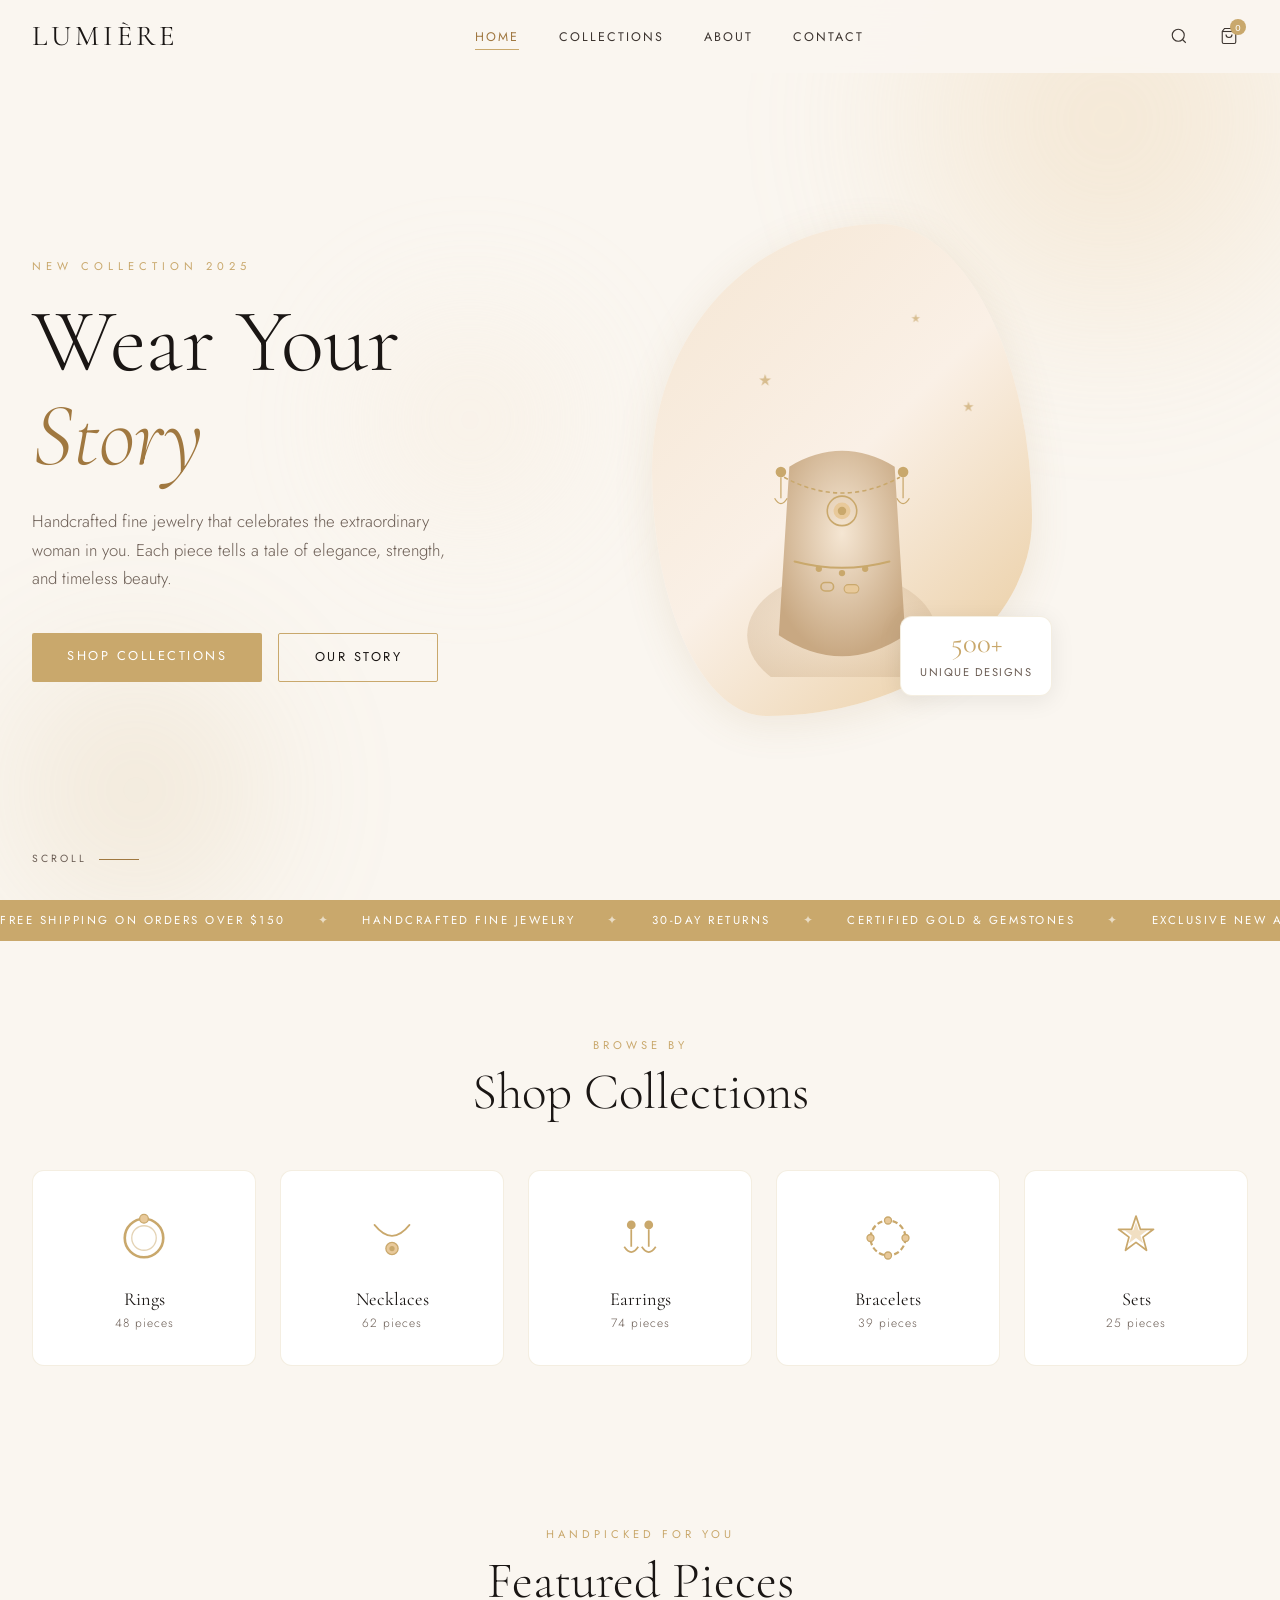
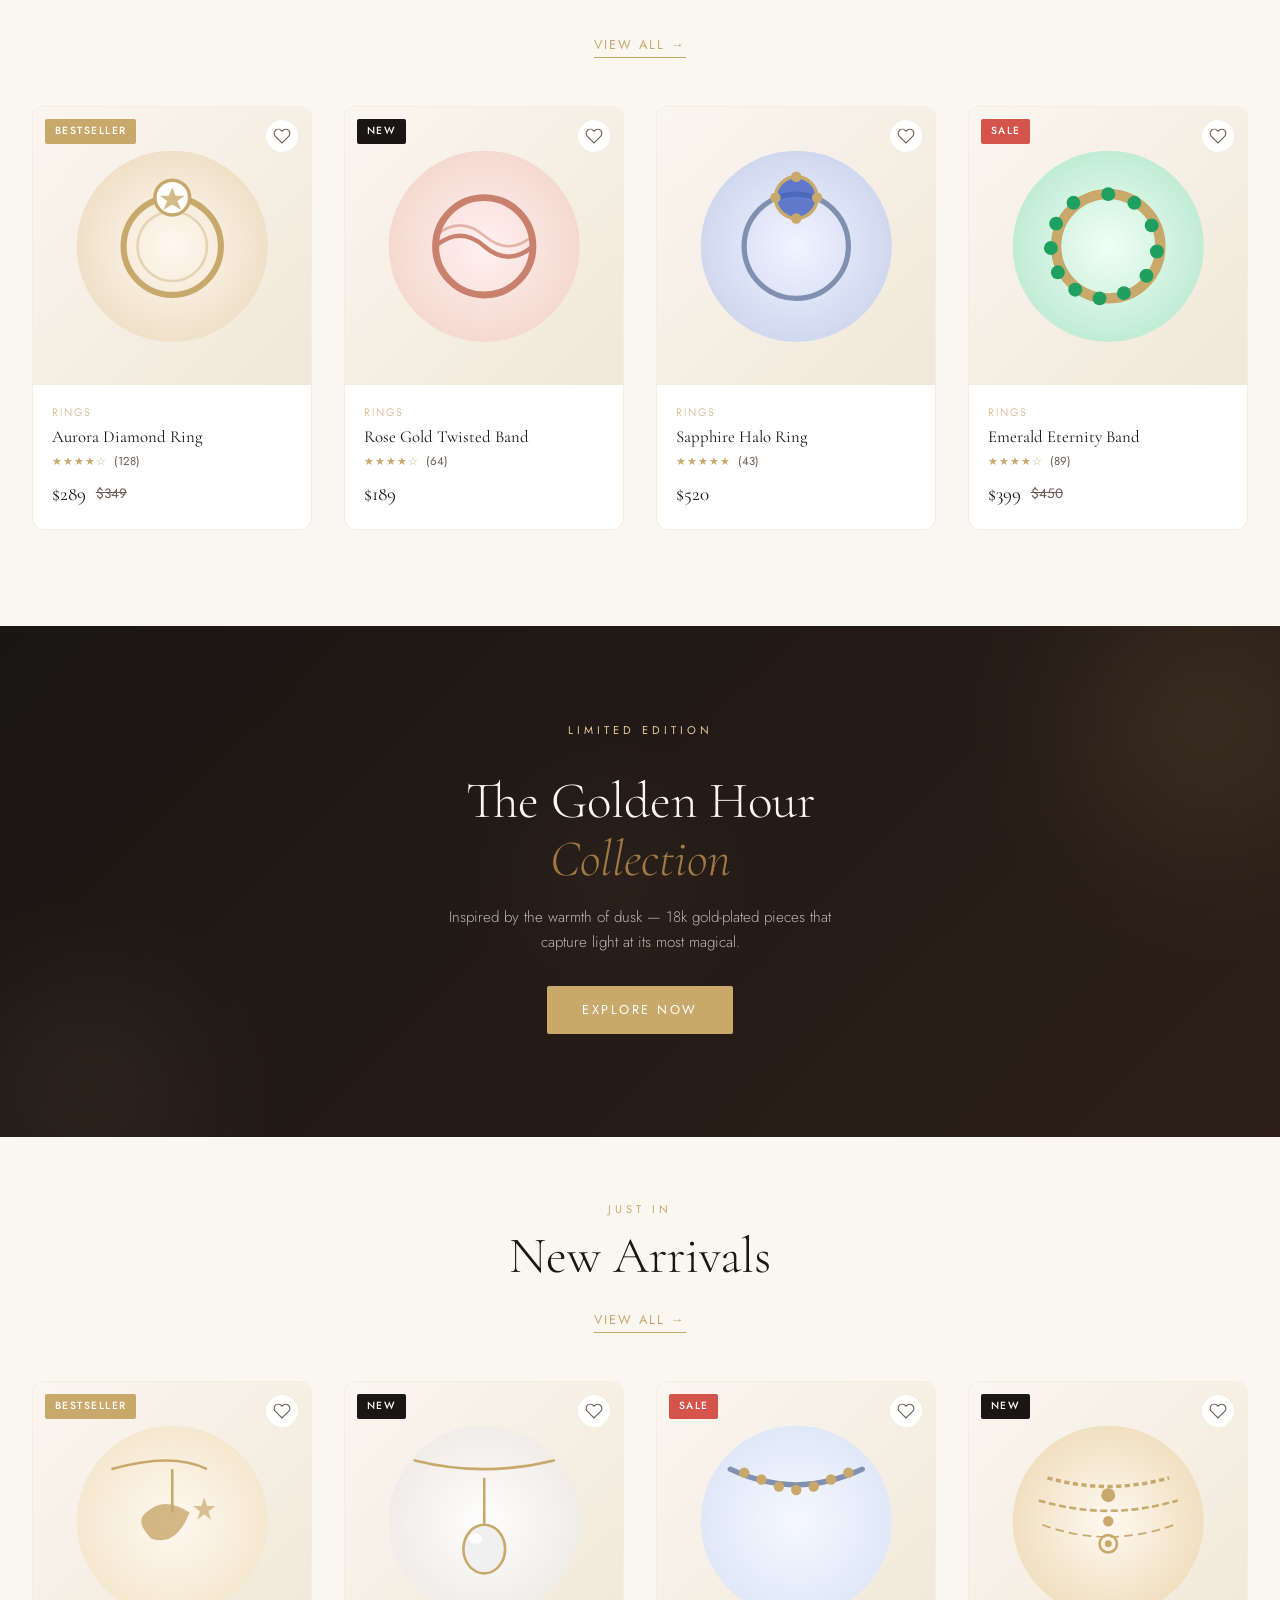
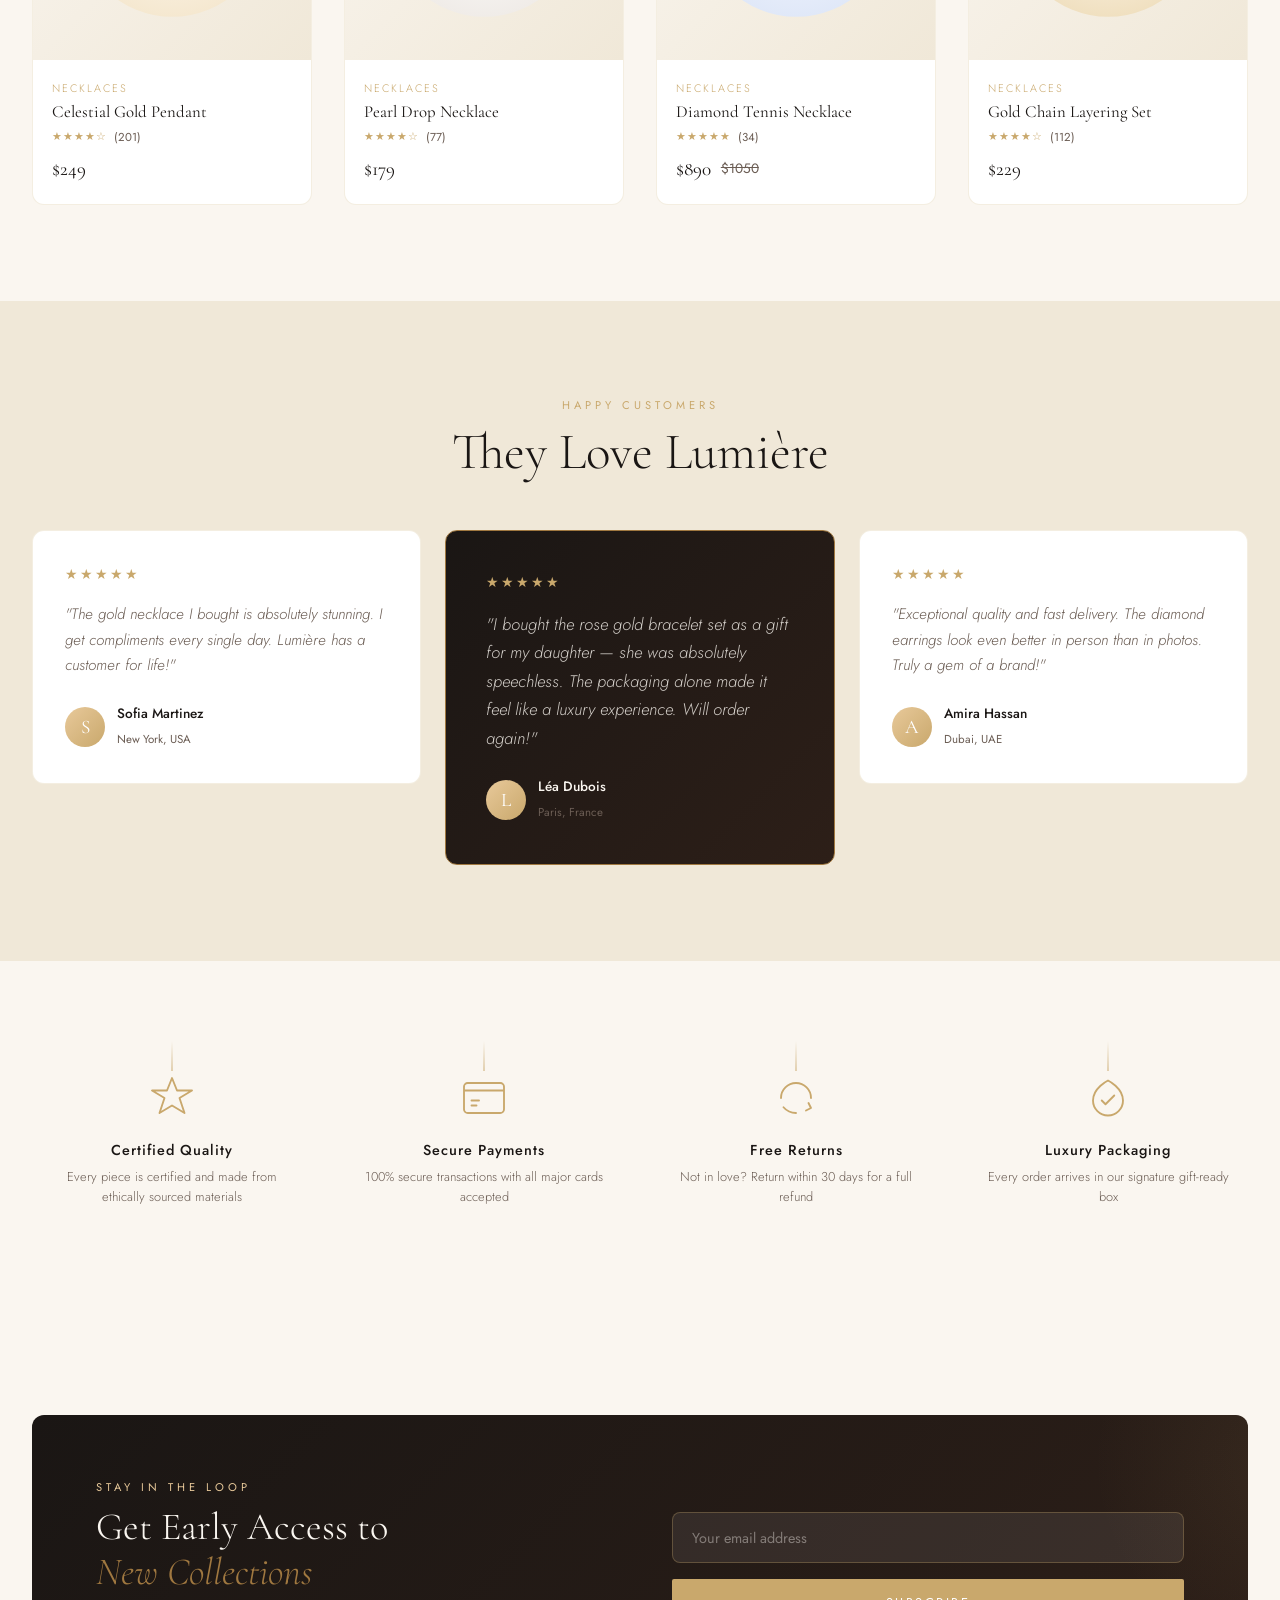
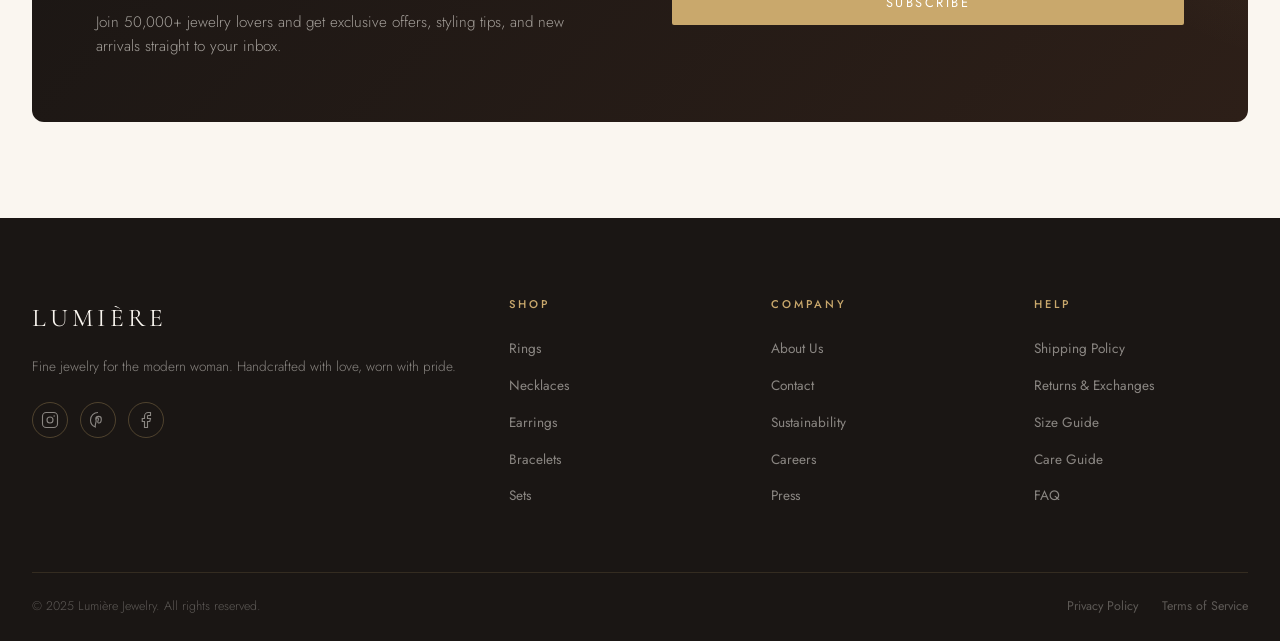
<file: index.html>
<!DOCTYPE html>
<html lang="en">
<head>
  <meta charset="UTF-8" />
  <meta name="viewport" content="width=device-width, initial-scale=1.0"/>
  <title>Lumière – Women's Fine Jewelry</title>
  <link rel="stylesheet" href="style.css"/>
  <link href="https://fonts.googleapis.com/css2?family=Cormorant+Garamond:ital,wght@0,300;0,400;0,600;1,300;1,400&family=Jost:wght@200;300;400;500&display=swap" rel="stylesheet"/>
</head>
<body>


    <nav class="nav" id="nav">
  <div class="nav-inner">
    <a href="index.html" class="nav-logo">Lumière</a>
    <ul class="nav-links">
      <li><a href="index.html" class="active">Home</a></li>
      <li><a href="category.html">Collections</a></li>
      <li><a href="about.html">About</a></li>
      <li><a href="contact.html">Contact</a></li>
    </ul>
    <div class="nav-actions">
      <button class="icon-btn" aria-label="Search" onclick="toggleSearch()">
        <svg width="18" height="18" viewBox="0 0 24 24" fill="none" stroke="currentColor" stroke-width="1.5"><circle cx="11" cy="11" r="8"/><path d="m21 21-4.35-4.35"/></svg>
      </button>
      <button class="icon-btn cart-btn" aria-label="Cart" onclick="toggleCart()">
        <svg width="18" height="18" viewBox="0 0 24 24" fill="none" stroke="currentColor" stroke-width="1.5"><path d="M6 2 3 6v14a2 2 0 0 0 2 2h14a2 2 0 0 0 2-2V6l-3-4z"/><line x1="3" y1="6" x2="21" y2="6"/><path d="M16 10a4 4 0 0 1-8 0"/></svg>
        <span class="cart-count" id="cartCount">0</span>
      </button>
      <button class="hamburger" id="hamburger" onclick="toggleMenu()" aria-label="Menu">
        <span></span><span></span><span></span>
      </button>
    </div>
  </div>

  <div class="mobile-menu" id="mobileMenu">
    <a href="index.html">Home</a>
    <a href="category.html">Collections</a>
    <a href="about.html">About</a>
    <a href="contact.html">Contact</a>
  </div>

  <div class="search-bar" id="searchBar">
    <input type="text" placeholder="Search for jewelry…" id="searchInput"/>
    <button onclick="toggleSearch()">✕</button>
  </div>
</nav>


<div class="cart-overlay" id="cartOverlay" onclick="toggleCart()"></div>
<div class="cart-sidebar" id="cartSidebar">
  <div class="cart-header">
    <h3>Your Cart</h3>
    <button onclick="toggleCart()">✕</button>
  </div>
  <div class="cart-items" id="cartItems">
    <p class="cart-empty">Your cart is empty.</p>
  </div>
  <div class="cart-footer" id="cartFooter" style="display:none">
    <div class="cart-total">Total: $<span id="cartTotal">0</span></div>
    <a href="#" class="btn-primary" style="display:block;text-align:center">Checkout</a>
  </div>
</div>


<section class="hero">
  <div class="hero-bg">
    <div class="hero-shape s1"></div>
    <div class="hero-shape s2"></div>
    <div class="hero-shape s3"></div>
  </div>
  <div class="hero-content">
    <p class="hero-eyebrow">New Collection 2025</p>
    <h1 class="hero-title">Wear Your<br/><em>Story</em></h1>
    <p class="hero-desc">Handcrafted fine jewelry that celebrates the extraordinary woman in you. Each piece tells a tale of elegance, strength, and timeless beauty.</p>
    <div class="hero-btns">
      <a href="category.html" class="btn-primary">Shop Collections</a>
      <a href="about.html" class="btn-ghost">Our Story</a>
    </div>
  </div>
  <div class="hero-visual">
    <div class="hero-img-wrap">
      <div class="hero-img-placeholder">
        <svg viewBox="0 0 300 400" xmlns="http://www.w3.org/2000/svg">
          <defs>
            <radialGradient id="g1" cx="50%" cy="40%" r="60%">
              <stop offset="0%" stop-color="#f5e6d3"/>
              <stop offset="100%" stop-color="#c8a882"/>
            </radialGradient>
            <radialGradient id="g2" cx="50%" cy="50%" r="50%">
              <stop offset="0%" stop-color="#fff8f0"/>
              <stop offset="100%" stop-color="#e8c99a"/>
            </radialGradient>
          </defs>

          <ellipse cx="150" cy="360" rx="90" ry="60" fill="url(#g1)" opacity="0.4"/>
          <path d="M100 200 Q150 170 200 200 L210 360 Q150 400 90 360Z" fill="url(#g1)"/>

          <path d="M95 210 Q150 240 205 210" stroke="#c9a86c" stroke-width="1.5" fill="none" stroke-dasharray="4,3"/>

          <circle cx="150" cy="242" r="14" fill="none" stroke="#c9a86c" stroke-width="1.5"/>
          <circle cx="150" cy="242" r="8" fill="#e8c99a"/>
          <circle cx="150" cy="242" r="4" fill="#c9a86c"/>

          <circle cx="92" cy="205" r="5" fill="#c9a86c"/>
          <line x1="92" y1="210" x2="92" y2="230" stroke="#c9a86c" stroke-width="1.2"/>
          <path d="M86 230 Q92 240 98 230" stroke="#c9a86c" stroke-width="1.2" fill="none"/>

          <circle cx="208" cy="205" r="5" fill="#c9a86c"/>
          <line x1="208" y1="210" x2="208" y2="230" stroke="#c9a86c" stroke-width="1.2"/>
          <path d="M202 230 Q208 240 214 230" stroke="#c9a86c" stroke-width="1.2" fill="none"/>

          <g fill="#c9a86c" opacity="0.7">
            <polygon points="60,80 62,86 68,86 63,90 65,96 60,92 55,96 57,90 52,86 58,86" transform="scale(0.7) translate(50,80)"/>
            <polygon points="240,50 242,56 248,56 243,60 245,66 240,62 235,66 237,60 232,56 238,56" transform="scale(0.5) translate(200,60)"/>
            <polygon points="270,130 272,136 278,136 273,140 275,146 270,142 265,146 267,140 262,136 268,136" transform="scale(0.6) translate(180,100)"/>
          </g>

          <rect x="130" y="310" width="12" height="8" rx="4" fill="none" stroke="#c9a86c" stroke-width="1.5"/>
          <rect x="152" y="312" width="14" height="8" rx="4" fill="#e8c99a" stroke="#c9a86c" stroke-width="1"/>

          <path d="M105 290 Q150 302 195 290" stroke="#c9a86c" stroke-width="2" fill="none" stroke-linecap="round"/>
          <circle cx="128" cy="297" r="3" fill="#c9a86c"/>
          <circle cx="150" cy="301" r="3" fill="#c9a86c"/>
          <circle cx="172" cy="297" r="3" fill="#c9a86c"/>
        </svg>
      </div>
      <div class="hero-badge">
        <span class="badge-num">500+</span>
        <span class="badge-txt">Unique Designs</span>
      </div>
    </div>
  </div>
  <div class="hero-scroll">
    <span>Scroll</span>
    <div class="scroll-line"></div>
  </div>
</section>


<div class="marquee-strip">
  <div class="marquee-track">
    <span>Free Shipping on Orders Over $150</span>
    <span class="dot">✦</span>
    <span>Handcrafted Fine Jewelry</span>
    <span class="dot">✦</span>
    <span>30-Day Returns</span>
    <span class="dot">✦</span>
    <span>Certified Gold & Gemstones</span>
    <span class="dot">✦</span>
    <span>Exclusive New Arrivals</span>
    <span class="dot">✦</span>
    <span>Free Shipping on Orders Over $150</span>
    <span class="dot">✦</span>
    <span>Handcrafted Fine Jewelry</span>
    <span class="dot">✦</span>
    <span>30-Day Returns</span>
    <span class="dot">✦</span>
    <span>Certified Gold & Gemstones</span>
    <span class="dot">✦</span>
    <span>Exclusive New Arrivals</span>
    <span class="dot">✦</span>
  </div>
</div>


<section class="categories-section">
  <div class="container">
    <div class="section-header">
      <p class="section-eyebrow">Browse By</p>
      <h2 class="section-title">Shop Collections</h2>
    </div>
    <div class="categories-grid">
      <a href="category.html?cat=rings" class="cat-card">
        <div class="cat-icon">
          <svg viewBox="0 0 80 80" xmlns="http://www.w3.org/2000/svg">
            <circle cx="40" cy="40" r="22" fill="none" stroke="#c9a86c" stroke-width="3"/>
            <circle cx="40" cy="40" r="14" fill="none" stroke="#c9a86c" stroke-width="1.5" opacity="0.5"/>
            <circle cx="40" cy="18" r="5" fill="#e8c99a" stroke="#c9a86c" stroke-width="1.5"/>
          </svg>
        </div>
        <h3>Rings</h3>
        <p>48 pieces</p>
      </a>
      <a href="category.html?cat=necklaces" class="cat-card">
        <div class="cat-icon">
          <svg viewBox="0 0 80 80" xmlns="http://www.w3.org/2000/svg">
            <path d="M20 25 Q40 50 60 25" stroke="#c9a86c" stroke-width="2" fill="none" stroke-linecap="round"/>
            <circle cx="40" cy="52" r="7" fill="#e8c99a" stroke="#c9a86c" stroke-width="1.5"/>
            <circle cx="40" cy="52" r="3" fill="#c9a86c"/>
          </svg>
        </div>
        <h3>Necklaces</h3>
        <p>62 pieces</p>
      </a>
      <a href="category.html?cat=earrings" class="cat-card">
        <div class="cat-icon">
          <svg viewBox="0 0 80 80" xmlns="http://www.w3.org/2000/svg">
            <circle cx="30" cy="25" r="5" fill="#c9a86c"/>
            <line x1="30" y1="30" x2="30" y2="50" stroke="#c9a86c" stroke-width="2"/>
            <path d="M22 50 Q30 62 38 50" stroke="#c9a86c" stroke-width="2" fill="none"/>
            <circle cx="50" cy="25" r="5" fill="#c9a86c"/>
            <line x1="50" y1="30" x2="50" y2="50" stroke="#c9a86c" stroke-width="2"/>
            <path d="M42 50 Q50 62 58 50" stroke="#c9a86c" stroke-width="2" fill="none"/>
          </svg>
        </div>
        <h3>Earrings</h3>
        <p>74 pieces</p>
      </a>
      <a href="category.html?cat=bracelets" class="cat-card">
        <div class="cat-icon">
          <svg viewBox="0 0 80 80" xmlns="http://www.w3.org/2000/svg">
            <circle cx="40" cy="40" r="20" fill="none" stroke="#c9a86c" stroke-width="2.5" stroke-dasharray="6,3"/>
            <circle cx="40" cy="20" r="4" fill="#e8c99a" stroke="#c9a86c" stroke-width="1.5"/>
            <circle cx="60" cy="40" r="4" fill="#e8c99a" stroke="#c9a86c" stroke-width="1.5"/>
            <circle cx="40" cy="60" r="4" fill="#e8c99a" stroke="#c9a86c" stroke-width="1.5"/>
            <circle cx="20" cy="40" r="4" fill="#e8c99a" stroke="#c9a86c" stroke-width="1.5"/>
          </svg>
        </div>
        <h3>Bracelets</h3>
        <p>39 pieces</p>
      </a>
      <a href="category.html?cat=sets" class="cat-card">
        <div class="cat-icon">
          <svg viewBox="0 0 80 80" xmlns="http://www.w3.org/2000/svg">
            <polygon points="40,15 45,30 60,30 48,39 52,54 40,45 28,54 32,39 20,30 35,30" fill="none" stroke="#c9a86c" stroke-width="2" stroke-linejoin="round"/>
            <polygon points="40,22 43,31 53,31 45,37 48,46 40,40 32,46 35,37 27,31 37,31" fill="#e8c99a" opacity="0.6"/>
          </svg>
        </div>
        <h3>Sets</h3>
        <p>25 pieces</p>
      </a>
    </div>
  </div>
</section>


<section class="products-section">
  <div class="container">
    <div class="section-header">
      <p class="section-eyebrow">Handpicked For You</p>
      <h2 class="section-title">Featured Pieces</h2>
      <a href="category.html" class="section-link">View All →</a>
    </div>
    <div class="products-grid" id="featuredProducts"></div>
  </div>
</section>


<section class="mid-banner">
  <div class="mid-banner-content">
    <p class="section-eyebrow" style="color:#e8c99a">Limited Edition</p>
    <h2>The Golden Hour<br/><em>Collection</em></h2>
    <p>Inspired by the warmth of dusk — 18k gold-plated pieces that capture light at its most magical.</p>
    <a href="category.html" class="btn-primary">Explore Now</a>
  </div>
  <div class="mid-banner-shapes">
    <div class="mb-shape mb-s1"></div>
    <div class="mb-shape mb-s2"></div>
    <div class="mb-shape mb-s3"></div>
  </div>
</section>


<section class="products-section">
  <div class="container">
    <div class="section-header">
      <p class="section-eyebrow">Just In</p>
      <h2 class="section-title">New Arrivals</h2>
      <a href="category.html" class="section-link">View All →</a>
    </div>
    <div class="products-grid" id="newArrivals"></div>
  </div>
</section>


<section class="testimonials-section">
  <div class="container">
    <div class="section-header">
      <p class="section-eyebrow">Happy Customers</p>
      <h2 class="section-title">They Love Lumière</h2>
    </div>
    <div class="testimonials-grid">
      <div class="testimonial-card">
        <div class="stars">★★★★★</div>
        <p>"The gold necklace I bought is absolutely stunning. I get compliments every single day. Lumière has a customer for life!"</p>
        <div class="testi-author">
          <div class="testi-avatar">S</div>
          <div>
            <strong>Sofia Martinez</strong>
            <span>New York, USA</span>
          </div>
        </div>
      </div>
      <div class="testimonial-card featured-testi">
        <div class="stars">★★★★★</div>
        <p>"I bought the rose gold bracelet set as a gift for my daughter — she was absolutely speechless. The packaging alone made it feel like a luxury experience. Will order again!"</p>
        <div class="testi-author">
          <div class="testi-avatar">L</div>
          <div>
            <strong>Léa Dubois</strong>
            <span>Paris, France</span>
          </div>
        </div>
      </div>
      <div class="testimonial-card">
        <div class="stars">★★★★★</div>
        <p>"Exceptional quality and fast delivery. The diamond earrings look even better in person than in photos. Truly a gem of a brand!"</p>
        <div class="testi-author">
          <div class="testi-avatar">A</div>
          <div>
            <strong>Amira Hassan</strong>
            <span>Dubai, UAE</span>
          </div>
        </div>
      </div>
    </div>
  </div>
</section>


<section class="features-section">
  <div class="container">
    <div class="features-grid">
      <div class="feature-item">
        <div class="feature-icon">
          <svg viewBox="0 0 40 40" fill="none" xmlns="http://www.w3.org/2000/svg">
            <path d="M20 4L24 14H36L26 20L30 32L20 26L10 32L14 20L4 14H16Z" stroke="#c9a86c" stroke-width="1.5" stroke-linejoin="round"/>
          </svg>
        </div>
        <h4>Certified Quality</h4>
        <p>Every piece is certified and made from ethically sourced materials</p>
      </div>
      <div class="feature-item">
        <div class="feature-icon">
          <svg viewBox="0 0 40 40" fill="none" xmlns="http://www.w3.org/2000/svg">
            <rect x="4" y="8" width="32" height="24" rx="3" stroke="#c9a86c" stroke-width="1.5"/>
            <path d="M4 14h32" stroke="#c9a86c" stroke-width="1.5"/>
            <path d="M10 22h6M10 26h4" stroke="#c9a86c" stroke-width="1.5" stroke-linecap="round"/>
          </svg>
        </div>
        <h4>Secure Payments</h4>
        <p>100% secure transactions with all major cards accepted</p>
      </div>
      <div class="feature-item">
        <div class="feature-icon">
          <svg viewBox="0 0 40 40" fill="none" xmlns="http://www.w3.org/2000/svg">
            <path d="M8 20C8 13.4 13.4 8 20 8s12 5.4 12 12" stroke="#c9a86c" stroke-width="1.5" stroke-linecap="round"/>
            <path d="M20 32c-4 0-7.6-1.8-10-4.6" stroke="#c9a86c" stroke-width="1.5" stroke-linecap="round"/>
            <path d="M28 30l4-2-2-4" stroke="#c9a86c" stroke-width="1.5" stroke-linecap="round" stroke-linejoin="round"/>
          </svg>
        </div>
        <h4>Free Returns</h4>
        <p>Not in love? Return within 30 days for a full refund</p>
      </div>
      <div class="feature-item">
        <div class="feature-icon">
          <svg viewBox="0 0 40 40" fill="none" xmlns="http://www.w3.org/2000/svg">
            <path d="M20 6C20 6 8 12 8 22a12 12 0 0 0 24 0C32 12 20 6 20 6Z" stroke="#c9a86c" stroke-width="1.5"/>
            <path d="M15 22l3 3 7-7" stroke="#c9a86c" stroke-width="1.5" stroke-linecap="round" stroke-linejoin="round"/>
          </svg>
        </div>
        <h4>Luxury Packaging</h4>
        <p>Every order arrives in our signature gift-ready box</p>
      </div>
    </div>
  </div>
</section>


<section class="newsletter-section">
  <div class="container">
    <div class="newsletter-wrap">
      <div class="newsletter-text">
        <p class="section-eyebrow">Stay in the Loop</p>
        <h2>Get Early Access to<br/><em>New Collections</em></h2>
        <p>Join 50,000+ jewelry lovers and get exclusive offers, styling tips, and new arrivals straight to your inbox.</p>
      </div>
      <form class="newsletter-form" onsubmit="subscribeNewsletter(event)">
        <input type="email" placeholder="Your email address" required/>
        <button type="submit" class="btn-primary">Subscribe</button>
      </form>
    </div>
  </div>
</section>


<footer class="footer">
  <div class="container">
    <div class="footer-grid">
      <div class="footer-brand">
        <a href="index.html" class="nav-logo">Lumière</a>
        <p>Fine jewelry for the modern woman. Handcrafted with love, worn with pride.</p>
        <div class="social-links">
          <a href="#" aria-label="Instagram">
            <svg width="18" height="18" viewBox="0 0 24 24" fill="none" stroke="currentColor" stroke-width="1.5"><rect x="2" y="2" width="20" height="20" rx="5"/><circle cx="12" cy="12" r="4"/><circle cx="17.5" cy="6.5" r="1" fill="currentColor" stroke="none"/></svg>
          </a>
          <a href="#" aria-label="Pinterest">
            <svg width="18" height="18" viewBox="0 0 24 24" fill="none" stroke="currentColor" stroke-width="1.5"><path d="M12 2C6.48 2 2 6.48 2 12c0 4.24 2.65 7.86 6.39 9.29-.09-.78-.17-1.98.04-2.83.18-.77 1.23-5.21 1.23-5.21s-.31-.63-.31-1.57c0-1.47.85-2.57 1.91-2.57.9 0 1.34.68 1.34 1.49 0 .91-.58 2.27-.88 3.53-.25 1.06.52 1.92 1.56 1.92 1.87 0 3.12-2.4 3.12-5.25 0-2.17-1.46-3.68-3.54-3.68-2.41 0-3.83 1.81-3.83 3.67 0 .73.28 1.51.63 1.93"/></svg>
          </a>
          <a href="#" aria-label="Facebook">
            <svg width="18" height="18" viewBox="0 0 24 24" fill="none" stroke="currentColor" stroke-width="1.5"><path d="M18 2h-3a5 5 0 0 0-5 5v3H7v4h3v8h4v-8h3l1-4h-4V7a1 1 0 0 1 1-1h3z"/></svg>
          </a>
        </div>
      </div>
      <div class="footer-col">
        <h4>Shop</h4>
        <ul>
          <li><a href="category.html?cat=rings">Rings</a></li>
          <li><a href="category.html?cat=necklaces">Necklaces</a></li>
          <li><a href="category.html?cat=earrings">Earrings</a></li>
          <li><a href="category.html?cat=bracelets">Bracelets</a></li>
          <li><a href="category.html?cat=sets">Sets</a></li>
        </ul>
      </div>
      <div class="footer-col">
        <h4>Company</h4>
        <ul>
          <li><a href="about.html">About Us</a></li>
          <li><a href="contact.html">Contact</a></li>
          <li><a href="#">Sustainability</a></li>
          <li><a href="#">Careers</a></li>
          <li><a href="#">Press</a></li>
        </ul>
      </div>
      <div class="footer-col">
        <h4>Help</h4>
        <ul>
          <li><a href="#">Shipping Policy</a></li>
          <li><a href="#">Returns & Exchanges</a></li>
          <li><a href="#">Size Guide</a></li>
          <li><a href="#">Care Guide</a></li>
          <li><a href="#">FAQ</a></li>
        </ul>
      </div>
    </div>
    <div class="footer-bottom">
      <p>© 2025 Lumière Jewelry. All rights reserved.</p>
      <div class="footer-legal">
        <a href="#">Privacy Policy</a>
        <a href="#">Terms of Service</a>
      </div>
    </div>
  </div>
</footer>


<div class="toast" id="toast"></div>

<script src="products.js"></script>
<script src="cart.js"></script>
<script src="main.js"></script>
<script>
  renderProducts('featuredProducts', getProducts().slice(0,4));
  renderProducts('newArrivals', getProducts().slice(4,8));
</script>
</body>
</html>
</file>
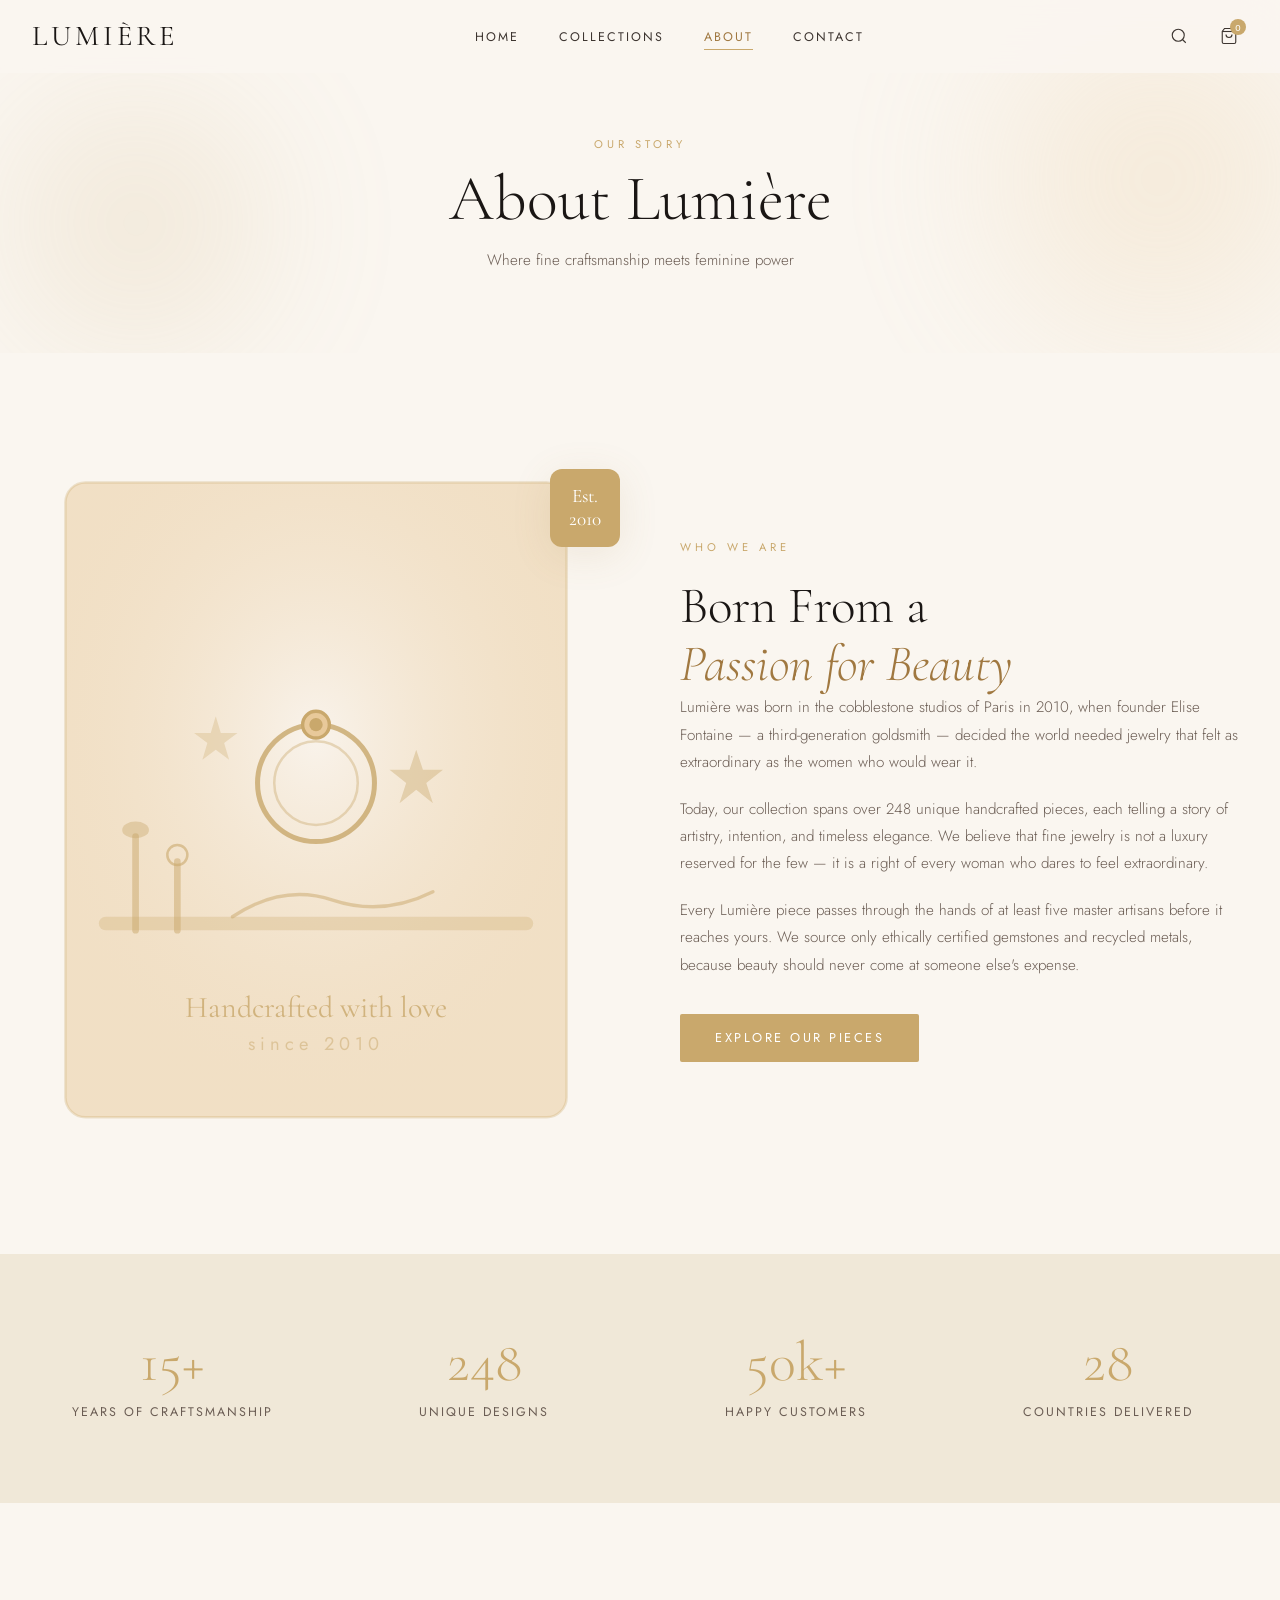
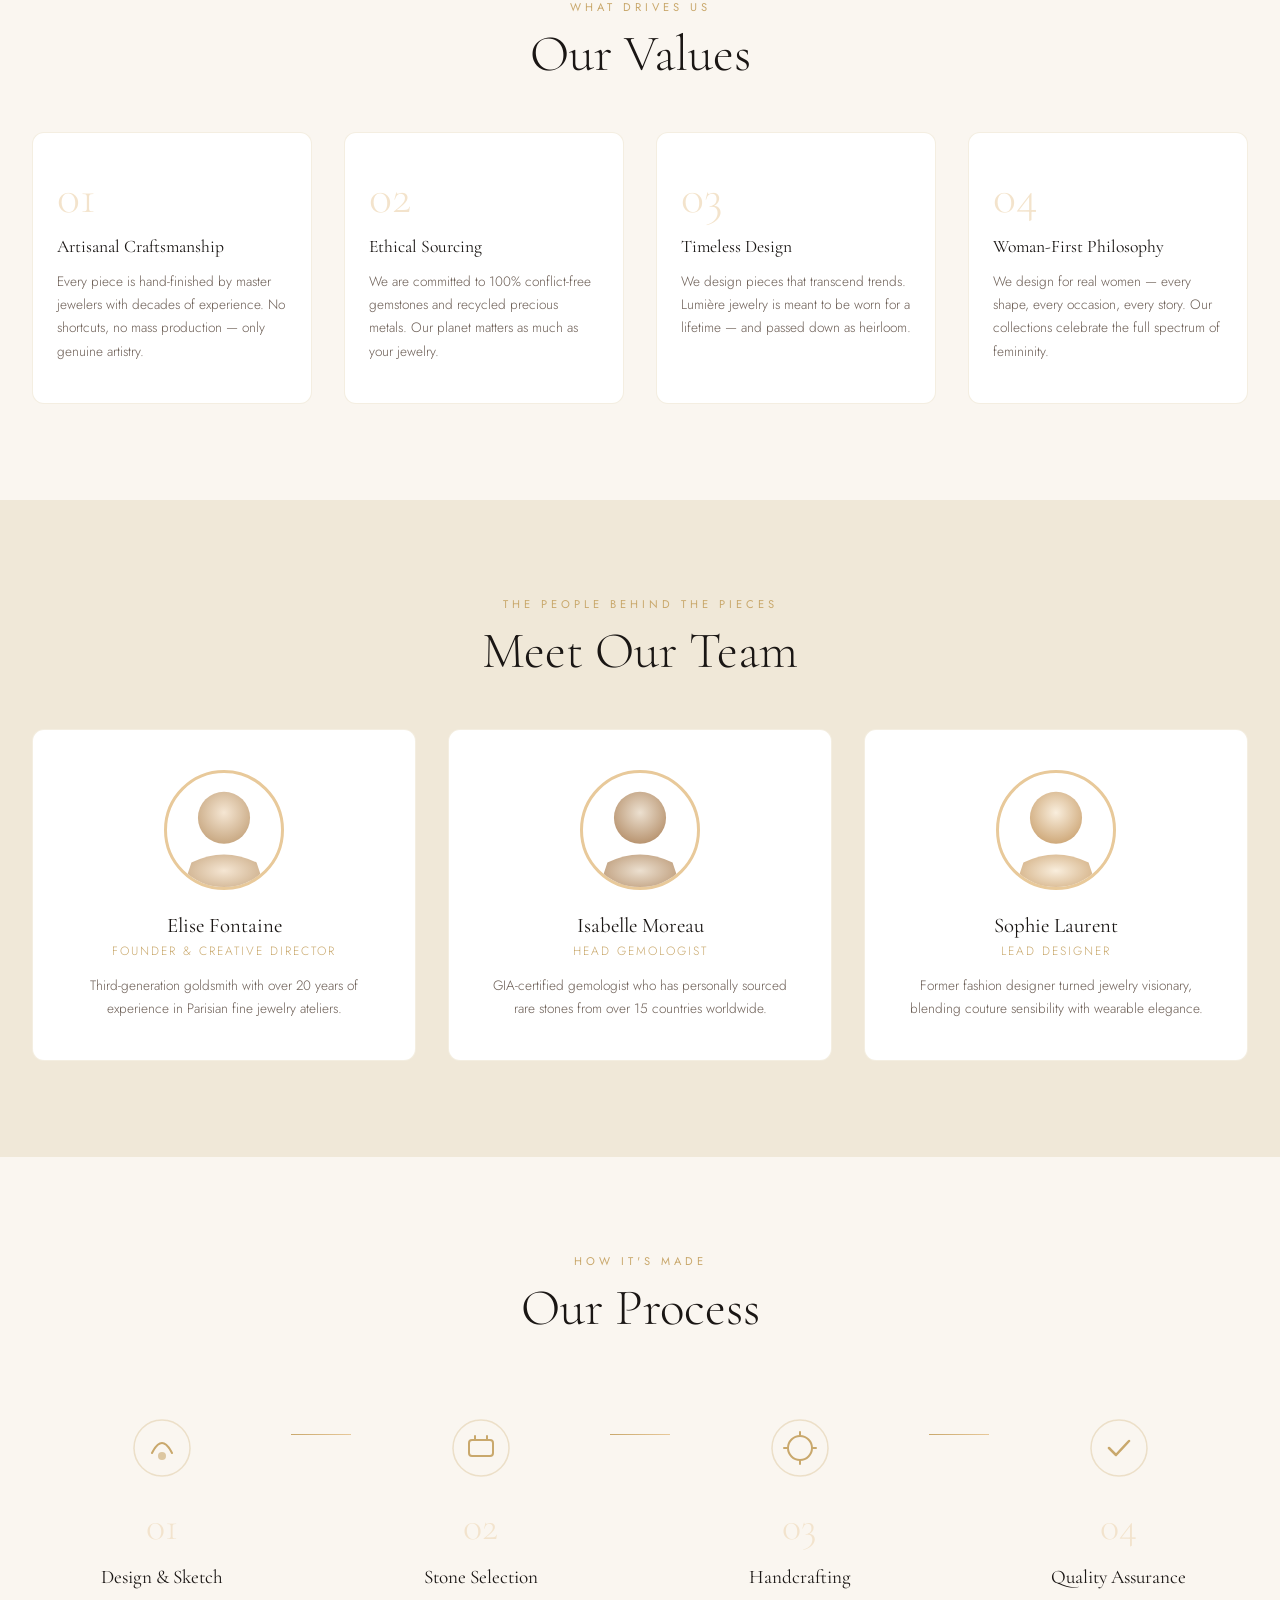
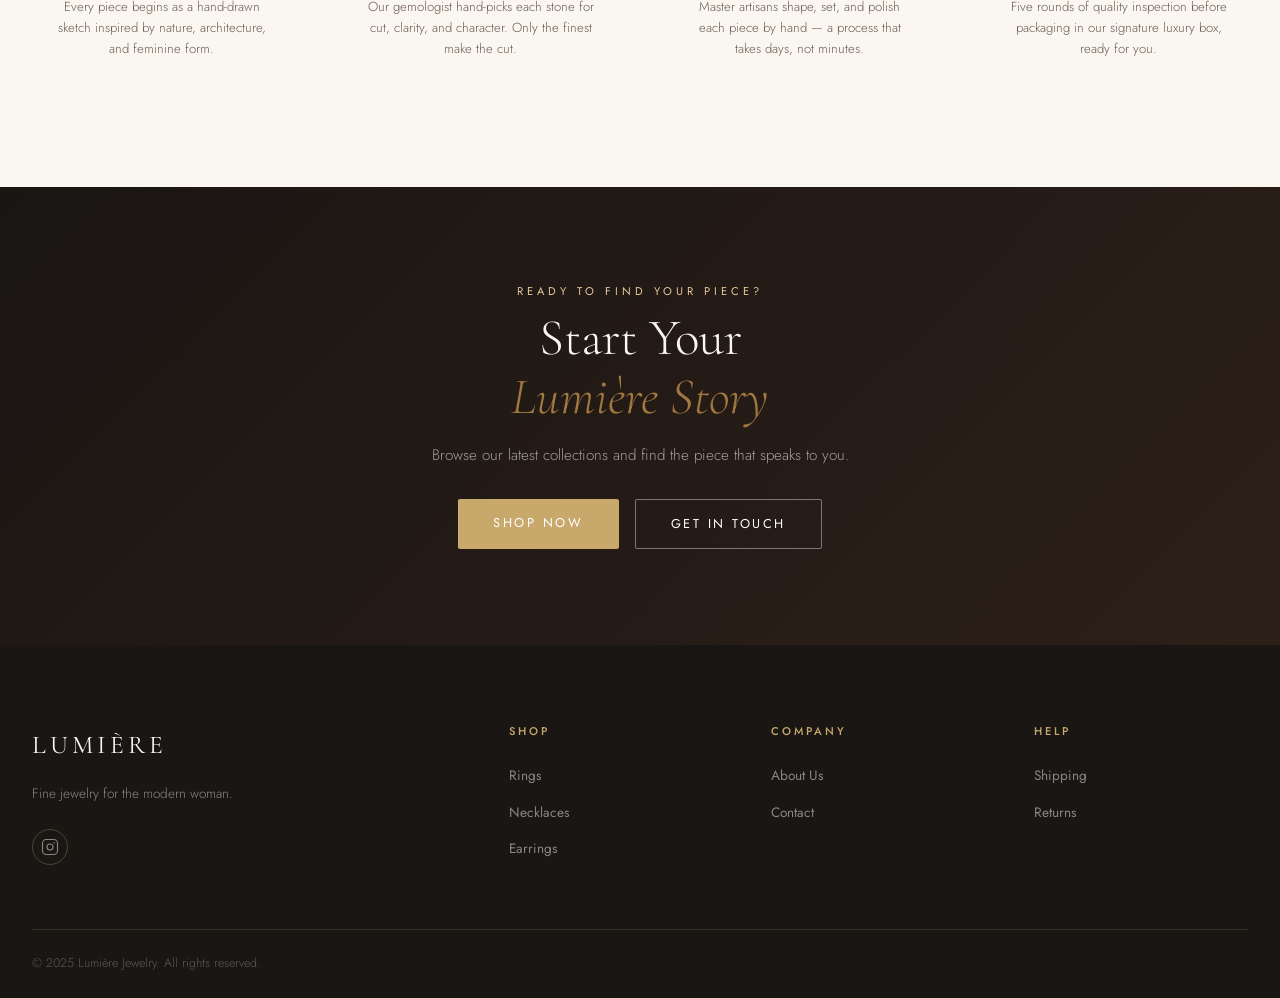
<file: about.html>
<!DOCTYPE html>
<html lang="en">
<head>
  <meta charset="UTF-8"/>
  <meta name="viewport" content="width=device-width, initial-scale=1.0"/>
  <title>About Us – Lumière Jewelry</title>
  <link rel="stylesheet" href="style.css"/>
  <link href="https://fonts.googleapis.com/css2?family=Cormorant+Garamond:ital,wght@0,300;0,400;0,600;1,300;1,400&family=Jost:wght@200;300;400;500&display=swap" rel="stylesheet"/>
</head>
<body>

<nav class="nav" id="nav">
  <div class="nav-inner">
    <a href="index.html" class="nav-logo">Lumière</a>
    <ul class="nav-links">
      <li><a href="index.html">Home</a></li>
      <li><a href="category.html">Collections</a></li>
      <li><a href="about.html" class="active">About</a></li>
      <li><a href="contact.html">Contact</a></li>
    </ul>
    <div class="nav-actions">
      <button class="icon-btn" onclick="toggleSearch()"><svg width="18" height="18" viewBox="0 0 24 24" fill="none" stroke="currentColor" stroke-width="1.5"><circle cx="11" cy="11" r="8"/><path d="m21 21-4.35-4.35"/></svg></button>
      <button class="icon-btn cart-btn" onclick="toggleCart()"><svg width="18" height="18" viewBox="0 0 24 24" fill="none" stroke="currentColor" stroke-width="1.5"><path d="M6 2 3 6v14a2 2 0 0 0 2 2h14a2 2 0 0 0 2-2V6l-3-4z"/><line x1="3" y1="6" x2="21" y2="6"/><path d="M16 10a4 4 0 0 1-8 0"/></svg><span class="cart-count" id="cartCount">0</span></button>
      <button class="hamburger" id="hamburger" onclick="toggleMenu()"><span></span><span></span><span></span></button>
    </div>
  </div>
  <div class="mobile-menu" id="mobileMenu"><a href="index.html">Home</a><a href="category.html">Collections</a><a href="about.html">About</a><a href="contact.html">Contact</a></div>
  <div class="search-bar" id="searchBar"><input type="text" placeholder="Search for jewelry…" id="searchInput"/><button onclick="toggleSearch()">✕</button></div>
</nav>

<div class="cart-overlay" id="cartOverlay" onclick="toggleCart()"></div>
<div class="cart-sidebar" id="cartSidebar">
  <div class="cart-header"><h3>Your Cart</h3><button onclick="toggleCart()">✕</button></div>
  <div class="cart-items" id="cartItems"><p class="cart-empty">Your cart is empty.</p></div>
  <div class="cart-footer" id="cartFooter" style="display:none"><div class="cart-total">Total: $<span id="cartTotal">0</span></div><a href="#" class="btn-primary" style="display:block;text-align:center">Checkout</a></div>
</div>


<div class="page-header">
  <div class="page-header-bg">
    <div class="hero-shape s1" style="top:-20%;right:-10%;width:500px;height:500px;opacity:0.3"></div>
    <div class="hero-shape s2" style="bottom:-20%;left:-5%;width:400px;height:400px;opacity:0.2"></div>
  </div>
  <div class="container">
    <p class="section-eyebrow">Our Story</p>
    <h1 class="page-title">About Lumière</h1>
    <p class="page-subtitle">Where fine craftsmanship meets feminine power</p>
  </div>
</div>


<section class="about-intro">
  <div class="container">
    <div class="about-intro-grid">
      <div class="about-visual">
        <div class="about-img-wrap">
          <svg viewBox="0 0 340 420" xmlns="http://www.w3.org/2000/svg" width="100%">
            <defs>
              <radialGradient id="ag1" cx="50%" cy="40%" r="60%">
                <stop offset="0%" stop-color="#f9f3eb"/>
                <stop offset="100%" stop-color="#e8c99a" stop-opacity="0.5"/>
              </radialGradient>
              <linearGradient id="ag2" x1="0%" y1="0%" x2="100%" y2="100%">
                <stop offset="0%" stop-color="#c9a86c" stop-opacity="0.15"/>
                <stop offset="100%" stop-color="#c9a86c" stop-opacity="0.4"/>
              </linearGradient>
            </defs>
            <rect x="20" y="20" width="300" height="380" rx="12" fill="url(#ag1)"/>

            <rect x="40" y="280" width="260" height="8" rx="4" fill="#c9a86c" opacity="0.3"/>
            
            <rect x="60" y="230" width="4" height="60" rx="2" fill="#c9a86c" opacity="0.5"/>
            <ellipse cx="62" cy="228" rx="8" ry="5" fill="#c9a86c" opacity="0.4"/>
            <rect x="85" y="245" width="4" height="45" rx="2" fill="#c9a86c" opacity="0.5"/>
            <circle cx="87" cy="243" r="6" fill="none" stroke="#c9a86c" stroke-width="1.5" opacity="0.6"/>
            
            <circle cx="170" cy="200" r="35" fill="none" stroke="#c9a86c" stroke-width="3" opacity="0.8"/>
            <circle cx="170" cy="200" r="25" fill="none" stroke="#c9a86c" stroke-width="1.5" opacity="0.4"/>
            <circle cx="170" cy="165" r="8" fill="#e8c99a" stroke="#c9a86c" stroke-width="2"/>
            <circle cx="170" cy="165" r="4" fill="#c9a86c"/>
            
            <polygon points="230,180 234,192 246,192 236,200 240,212 230,204 220,212 224,200 214,192 226,192" fill="#c9a86c" opacity="0.4"/>
            <polygon points="110,160 113,170 123,170 115,176 118,186 110,180 102,186 105,176 97,170 107,170" fill="#c9a86c" opacity="0.3"/>
            
            <path d="M120 280 Q150 260 180 270 Q210 280 240 265" stroke="#c9a86c" stroke-width="2" fill="none" opacity="0.5" stroke-linecap="round"/>
            
            <text x="170" y="340" text-anchor="middle" font-family="Cormorant Garamond,serif" font-size="18" fill="#c9a86c" opacity="0.8">Handcrafted with love</text>
            <text x="170" y="360" text-anchor="middle" font-family="Jost,sans-serif" font-size="11" fill="#c9a86c" opacity="0.5" letter-spacing="3">since 2010</text>
            
            <rect x="20" y="20" width="300" height="380" rx="12" fill="none" stroke="#c9a86c" stroke-width="1.5" opacity="0.3"/>
          </svg>
          <div class="about-badge-wrap">
            <div class="about-badge">Est.<br/>2010</div>
          </div>
        </div>
      </div>
      <div class="about-text">
        <p class="section-eyebrow">Who We Are</p>
        <h2>Born From a<br/><em>Passion for Beauty</em></h2>
        <p>Lumière was born in the cobblestone studios of Paris in 2010, when founder Elise Fontaine — a third-generation goldsmith — decided the world needed jewelry that felt as extraordinary as the women who would wear it.</p>
        <p>Today, our collection spans over 248 unique handcrafted pieces, each telling a story of artistry, intention, and timeless elegance. We believe that fine jewelry is not a luxury reserved for the few — it is a right of every woman who dares to feel extraordinary.</p>
        <p>Every Lumière piece passes through the hands of at least five master artisans before it reaches yours. We source only ethically certified gemstones and recycled metals, because beauty should never come at someone else's expense.</p>
        <a href="category.html" class="btn-primary" style="margin-top:1rem;display:inline-block">Explore Our Pieces</a>
      </div>
    </div>
  </div>
</section>


<section class="stats-section">
  <div class="container">
    <div class="stats-grid">
      <div class="stat-item">
        <span class="stat-num">15+</span>
        <span class="stat-label">Years of Craftsmanship</span>
      </div>
      <div class="stat-item">
        <span class="stat-num">248</span>
        <span class="stat-label">Unique Designs</span>
      </div>
      <div class="stat-item">
        <span class="stat-num">50k+</span>
        <span class="stat-label">Happy Customers</span>
      </div>
      <div class="stat-item">
        <span class="stat-num">28</span>
        <span class="stat-label">Countries Delivered</span>
      </div>
    </div>
  </div>
</section>


<section class="values-section">
  <div class="container">
    <div class="section-header">
      <p class="section-eyebrow">What Drives Us</p>
      <h2 class="section-title">Our Values</h2>
    </div>
    <div class="values-grid">
      <div class="value-card">
        <div class="value-num">01</div>
        <h3>Artisanal Craftsmanship</h3>
        <p>Every piece is hand-finished by master jewelers with decades of experience. No shortcuts, no mass production — only genuine artistry.</p>
      </div>
      <div class="value-card">
        <div class="value-num">02</div>
        <h3>Ethical Sourcing</h3>
        <p>We are committed to 100% conflict-free gemstones and recycled precious metals. Our planet matters as much as your jewelry.</p>
      </div>
      <div class="value-card">
        <div class="value-num">03</div>
        <h3>Timeless Design</h3>
        <p>We design pieces that transcend trends. Lumière jewelry is meant to be worn for a lifetime — and passed down as heirloom.</p>
      </div>
      <div class="value-card">
        <div class="value-num">04</div>
        <h3>Woman-First Philosophy</h3>
        <p>We design for real women — every shape, every occasion, every story. Our collections celebrate the full spectrum of femininity.</p>
      </div>
    </div>
  </div>
</section>


<section class="team-section">
  <div class="container">
    <div class="section-header">
      <p class="section-eyebrow">The People Behind the Pieces</p>
      <h2 class="section-title">Meet Our Team</h2>
    </div>
    <div class="team-grid">
      <div class="team-card">
        <div class="team-avatar">
          <svg viewBox="0 0 120 140" xmlns="http://www.w3.org/2000/svg">
            <defs><radialGradient id="t1" cx="50%" cy="40%" r="60%"><stop offset="0%" stop-color="#f5e6d3"/><stop offset="100%" stop-color="#c8a882"/></radialGradient></defs>
            <ellipse cx="60" cy="140" rx="50" ry="30" fill="url(#t1)" opacity="0.6"/>
            <circle cx="60" cy="55" r="32" fill="url(#t1)"/>
            <path d="M20 110 Q60 90 100 110 L110 140 Q60 160 10 140Z" fill="url(#t1)"/>
          </svg>
        </div>
        <h3>Elise Fontaine</h3>
        <p class="team-role">Founder & Creative Director</p>
        <p class="team-bio">Third-generation goldsmith with over 20 years of experience in Parisian fine jewelry ateliers.</p>
      </div>
      <div class="team-card">
        <div class="team-avatar" style="--av-color: #d4b896">
          <svg viewBox="0 0 120 140" xmlns="http://www.w3.org/2000/svg">
            <defs><radialGradient id="t2" cx="50%" cy="40%" r="60%"><stop offset="0%" stop-color="#ece0d0"/><stop offset="100%" stop-color="#b89470"/></radialGradient></defs>
            <ellipse cx="60" cy="140" rx="50" ry="30" fill="url(#t2)" opacity="0.6"/>
            <circle cx="60" cy="55" r="32" fill="url(#t2)"/>
            <path d="M20 110 Q60 90 100 110 L110 140 Q60 160 10 140Z" fill="url(#t2)"/>
          </svg>
        </div>
        <h3>Isabelle Moreau</h3>
        <p class="team-role">Head Gemologist</p>
        <p class="team-bio">GIA-certified gemologist who has personally sourced rare stones from over 15 countries worldwide.</p>
      </div>
      <div class="team-card">
        <div class="team-avatar">
          <svg viewBox="0 0 120 140" xmlns="http://www.w3.org/2000/svg">
            <defs><radialGradient id="t3" cx="50%" cy="40%" r="60%"><stop offset="0%" stop-color="#f9eedd"/><stop offset="100%" stop-color="#cfa97a"/></radialGradient></defs>
            <ellipse cx="60" cy="140" rx="50" ry="30" fill="url(#t3)" opacity="0.6"/>
            <circle cx="60" cy="55" r="32" fill="url(#t3)"/>
            <path d="M20 110 Q60 90 100 110 L110 140 Q60 160 10 140Z" fill="url(#t3)"/>
          </svg>
        </div>
        <h3>Sophie Laurent</h3>
        <p class="team-role">Lead Designer</p>
        <p class="team-bio">Former fashion designer turned jewelry visionary, blending couture sensibility with wearable elegance.</p>
      </div>
    </div>
  </div>
</section>


<section class="process-section">
  <div class="container">
    <div class="section-header">
      <p class="section-eyebrow">How It's Made</p>
      <h2 class="section-title">Our Process</h2>
    </div>
    <div class="process-steps">
      <div class="process-step">
        <div class="process-icon">
          <svg viewBox="0 0 60 60" fill="none" xmlns="http://www.w3.org/2000/svg">
            <circle cx="30" cy="30" r="28" stroke="#c9a86c" stroke-width="1.5" opacity="0.3"/>
            <path d="M20 35 Q30 15 40 35" stroke="#c9a86c" stroke-width="2" fill="none" stroke-linecap="round"/>
            <circle cx="30" cy="38" r="4" fill="#c9a86c" opacity="0.6"/>
          </svg>
        </div>
        <div class="process-num">01</div>
        <h4>Design & Sketch</h4>
        <p>Every piece begins as a hand-drawn sketch inspired by nature, architecture, and feminine form.</p>
      </div>
      <div class="process-connector"></div>
      <div class="process-step">
        <div class="process-icon">
          <svg viewBox="0 0 60 60" fill="none" xmlns="http://www.w3.org/2000/svg">
            <circle cx="30" cy="30" r="28" stroke="#c9a86c" stroke-width="1.5" opacity="0.3"/>
            <rect x="18" y="22" width="24" height="16" rx="3" stroke="#c9a86c" stroke-width="2"/>
            <path d="M24 22v-4M36 22v-4" stroke="#c9a86c" stroke-width="2" stroke-linecap="round"/>
          </svg>
        </div>
        <div class="process-num">02</div>
        <h4>Stone Selection</h4>
        <p>Our gemologist hand-picks each stone for cut, clarity, and character. Only the finest make the cut.</p>
      </div>
      <div class="process-connector"></div>
      <div class="process-step">
        <div class="process-icon">
          <svg viewBox="0 0 60 60" fill="none" xmlns="http://www.w3.org/2000/svg">
            <circle cx="30" cy="30" r="28" stroke="#c9a86c" stroke-width="1.5" opacity="0.3"/>
            <circle cx="30" cy="30" r="12" stroke="#c9a86c" stroke-width="2"/>
            <path d="M30 18v-4M30 46v-4M18 30h-4M46 30h-4" stroke="#c9a86c" stroke-width="2" stroke-linecap="round"/>
          </svg>
        </div>
        <div class="process-num">03</div>
        <h4>Handcrafting</h4>
        <p>Master artisans shape, set, and polish each piece by hand — a process that takes days, not minutes.</p>
      </div>
      <div class="process-connector"></div>
      <div class="process-step">
        <div class="process-icon">
          <svg viewBox="0 0 60 60" fill="none" xmlns="http://www.w3.org/2000/svg">
            <circle cx="30" cy="30" r="28" stroke="#c9a86c" stroke-width="1.5" opacity="0.3"/>
            <path d="M20 30l7 7 13-14" stroke="#c9a86c" stroke-width="2.5" stroke-linecap="round" stroke-linejoin="round"/>
          </svg>
        </div>
        <div class="process-num">04</div>
        <h4>Quality Assurance</h4>
        <p>Five rounds of quality inspection before packaging in our signature luxury box, ready for you.</p>
      </div>
    </div>
  </div>
</section>


<section class="about-cta">
  <div class="container">
    <div class="about-cta-inner">
      <p class="section-eyebrow" style="color:#e8c99a">Ready to Find Your Piece?</p>
      <h2>Start Your<br/><em>Lumière Story</em></h2>
      <p>Browse our latest collections and find the piece that speaks to you.</p>
      <div style="display:flex;gap:1rem;justify-content:center;flex-wrap:wrap;margin-top:2rem">
        <a href="category.html" class="btn-primary">Shop Now</a>
        <a href="contact.html" class="btn-ghost" style="border-color:rgba(255,255,255,0.4);color:#fff">Get in Touch</a>
      </div>
    </div>
  </div>
</section>

<footer class="footer">
  <div class="container">
    <div class="footer-grid">
      <div class="footer-brand">
        <a href="index.html" class="nav-logo">Lumière</a>
        <p>Fine jewelry for the modern woman.</p>
        <div class="social-links">
          <a href="#" aria-label="Instagram"><svg width="18" height="18" viewBox="0 0 24 24" fill="none" stroke="currentColor" stroke-width="1.5"><rect x="2" y="2" width="20" height="20" rx="5"/><circle cx="12" cy="12" r="4"/><circle cx="17.5" cy="6.5" r="1" fill="currentColor" stroke="none"/></svg></a>
        </div>
      </div>
      <div class="footer-col"><h4>Shop</h4><ul><li><a href="category.html?cat=rings">Rings</a></li><li><a href="category.html?cat=necklaces">Necklaces</a></li><li><a href="category.html?cat=earrings">Earrings</a></li></ul></div>
      <div class="footer-col"><h4>Company</h4><ul><li><a href="about.html">About Us</a></li><li><a href="contact.html">Contact</a></li></ul></div>
      <div class="footer-col"><h4>Help</h4><ul><li><a href="#">Shipping</a></li><li><a href="#">Returns</a></li></ul></div>
    </div>
    <div class="footer-bottom"><p>© 2025 Lumière Jewelry. All rights reserved.</p></div>
  </div>
</footer>

<div class="toast" id="toast"></div>
<script src="products.js"></script>
<script src="cart.js"></script>
<script src="main.js"></script>
</body>
</html>
</file>
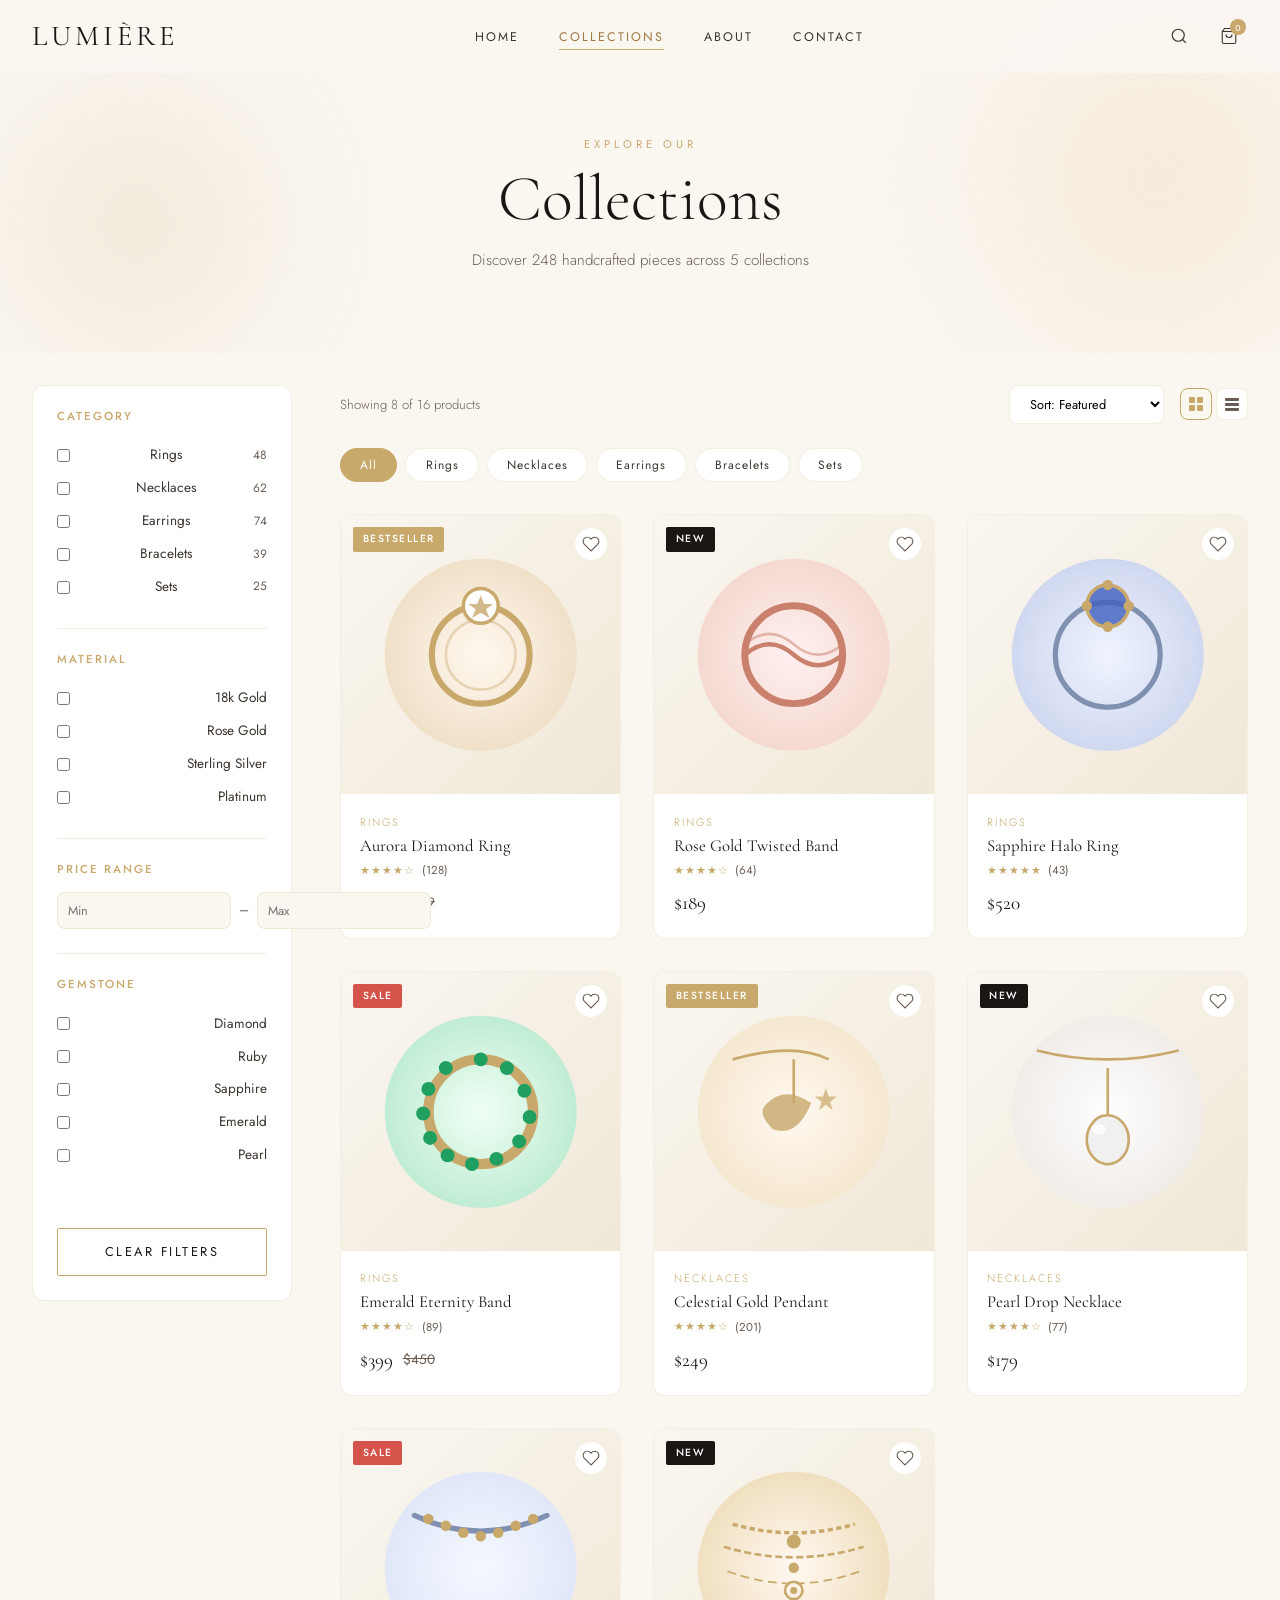
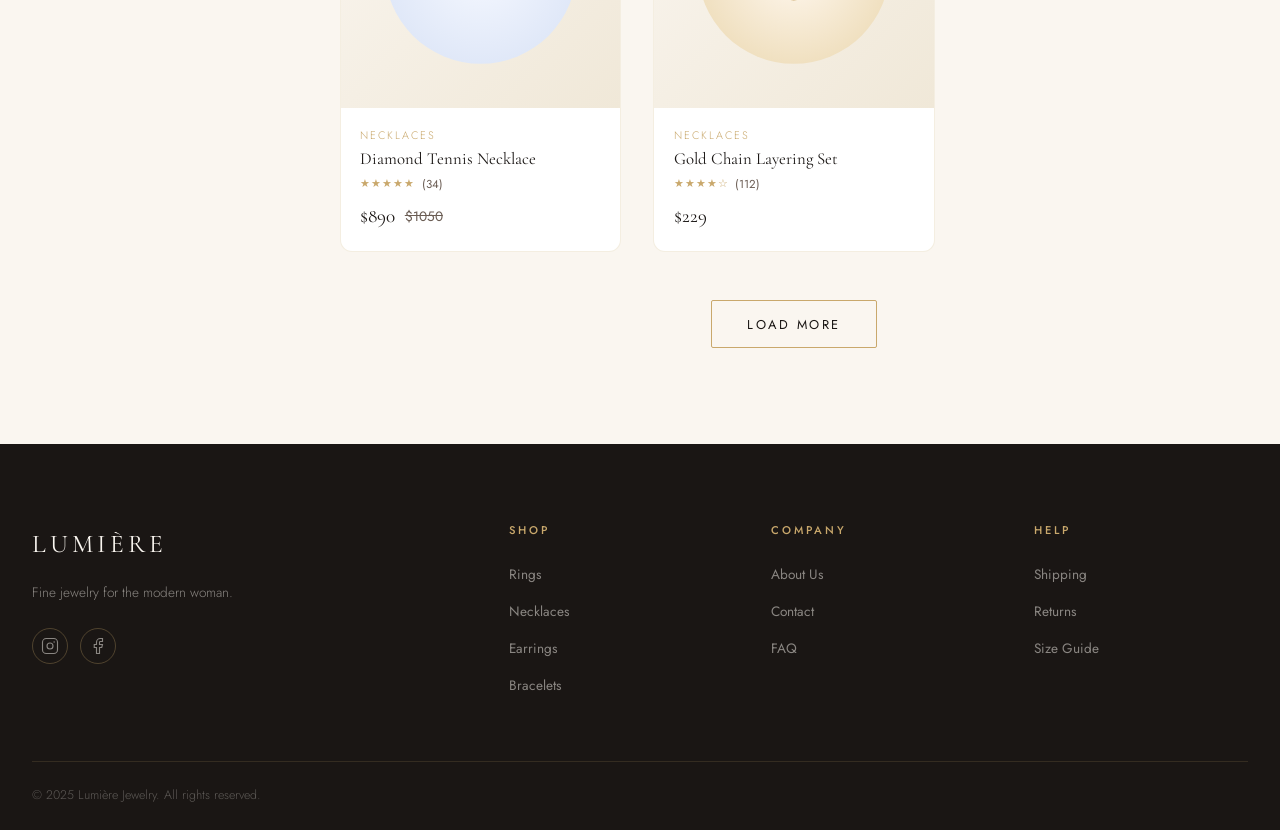
<file: category.html>
<!DOCTYPE html>
<html lang="en">
<head>
  <meta charset="UTF-8"/>
  <meta name="viewport" content="width=device-width, initial-scale=1.0"/>
  <title>Collections – Lumière Jewelry</title>
  <link rel="stylesheet" href="style.css"/>
  <link href="https://fonts.googleapis.com/css2?family=Cormorant+Garamond:ital,wght@0,300;0,400;0,600;1,300;1,400&family=Jost:wght@200;300;400;500&display=swap" rel="stylesheet"/>
</head>
<body>


    <nav class="nav" id="nav">
  <div class="nav-inner">
    <a href="index.html" class="nav-logo">Lumière</a>
    <ul class="nav-links">
      <li><a href="index.html">Home</a></li>
      <li><a href="category.html" class="active">Collections</a></li>
      <li><a href="about.html">About</a></li>
      <li><a href="contact.html">Contact</a></li>
    </ul>
    <div class="nav-actions">
      <button class="icon-btn" onclick="toggleSearch()">
        <svg width="18" height="18" viewBox="0 0 24 24" fill="none" stroke="currentColor" stroke-width="1.5"><circle cx="11" cy="11" r="8"/><path d="m21 21-4.35-4.35"/></svg>
      </button>
      <button class="icon-btn cart-btn" onclick="toggleCart()">
        <svg width="18" height="18" viewBox="0 0 24 24" fill="none" stroke="currentColor" stroke-width="1.5"><path d="M6 2 3 6v14a2 2 0 0 0 2 2h14a2 2 0 0 0 2-2V6l-3-4z"/><line x1="3" y1="6" x2="21" y2="6"/><path d="M16 10a4 4 0 0 1-8 0"/></svg>
        <span class="cart-count" id="cartCount">0</span>
      </button>
      <button class="hamburger" id="hamburger" onclick="toggleMenu()"><span></span><span></span><span></span></button>
    </div>
  </div>
  <div class="mobile-menu" id="mobileMenu">
    <a href="index.html">Home</a>
    <a href="category.html">Collections</a>
    <a href="about.html">About</a>
    <a href="contact.html">Contact</a>
  </div>
  <div class="search-bar" id="searchBar">
    <input type="text" placeholder="Search for jewelry…" id="searchInput" oninput="liveSearch(this.value)"/>
    <button onclick="toggleSearch()">✕</button>
  </div>
</nav>

<div class="cart-overlay" id="cartOverlay" onclick="toggleCart()"></div>
<div class="cart-sidebar" id="cartSidebar">
  <div class="cart-header"><h3>Your Cart</h3><button onclick="toggleCart()">✕</button></div>
  <div class="cart-items" id="cartItems"><p class="cart-empty">Your cart is empty.</p></div>
  <div class="cart-footer" id="cartFooter" style="display:none">
    <div class="cart-total">Total: $<span id="cartTotal">0</span></div>
    <a href="#" class="btn-primary" style="display:block;text-align:center">Checkout</a>
  </div>
</div>


<div class="page-header">
  <div class="page-header-bg">
    <div class="hero-shape s1" style="top:-20%;right:-10%;width:500px;height:500px;opacity:0.3"></div>
    <div class="hero-shape s2" style="bottom:-20%;left:-5%;width:400px;height:400px;opacity:0.2"></div>
  </div>
  <div class="container">
    <p class="section-eyebrow">Explore Our</p>
    <h1 class="page-title">Collections</h1>
    <p class="page-subtitle">Discover 248 handcrafted pieces across 5 collections</p>
  </div>
</div>


<section class="shop-section">
  <div class="container">
    <div class="shop-layout">

        <aside class="filters-sidebar">
        <div class="filter-group">
          <h4>Category</h4>
          <label class="filter-check"><input type="checkbox" value="rings" onchange="filterProducts()"/> Rings <span>48</span></label>
          <label class="filter-check"><input type="checkbox" value="necklaces" onchange="filterProducts()"/> Necklaces <span>62</span></label>
          <label class="filter-check"><input type="checkbox" value="earrings" onchange="filterProducts()"/> Earrings <span>74</span></label>
          <label class="filter-check"><input type="checkbox" value="bracelets" onchange="filterProducts()"/> Bracelets <span>39</span></label>
          <label class="filter-check"><input type="checkbox" value="sets" onchange="filterProducts()"/> Sets <span>25</span></label>
        </div>
        <div class="filter-group">
          <h4>Material</h4>
          <label class="filter-check"><input type="checkbox" value="gold" onchange="filterProducts()"/> 18k Gold</label>
          <label class="filter-check"><input type="checkbox" value="rose-gold" onchange="filterProducts()"/> Rose Gold</label>
          <label class="filter-check"><input type="checkbox" value="silver" onchange="filterProducts()"/> Sterling Silver</label>
          <label class="filter-check"><input type="checkbox" value="platinum" onchange="filterProducts()"/> Platinum</label>
        </div>
        <div class="filter-group">
          <h4>Price Range</h4>
          <div class="price-inputs">
            <input type="number" placeholder="Min" id="priceMin" onchange="filterProducts()"/>
            <span>–</span>
            <input type="number" placeholder="Max" id="priceMax" onchange="filterProducts()"/>
          </div>
        </div>
        <div class="filter-group">
          <h4>Gemstone</h4>
          <label class="filter-check"><input type="checkbox" value="diamond"/> Diamond</label>
          <label class="filter-check"><input type="checkbox" value="ruby"/> Ruby</label>
          <label class="filter-check"><input type="checkbox" value="sapphire"/> Sapphire</label>
          <label class="filter-check"><input type="checkbox" value="emerald"/> Emerald</label>
          <label class="filter-check"><input type="checkbox" value="pearl"/> Pearl</label>
        </div>
        <button class="btn-ghost" style="width:100%;margin-top:0.5rem" onclick="resetFilters()">Clear Filters</button>
      </aside>


      <div class="shop-main">
        <div class="shop-toolbar">
          <p id="productCount">Showing all products</p>
          <div class="toolbar-right">
            <select id="sortSelect" onchange="sortProducts(this.value)">
              <option value="default">Sort: Featured</option>
              <option value="price-asc">Price: Low to High</option>
              <option value="price-desc">Price: High to Low</option>
              <option value="name">Name: A–Z</option>
              <option value="new">Newest First</option>
            </select>
            <div class="view-toggle">
              <button class="view-btn active" onclick="setView('grid',this)" title="Grid">
                <svg width="16" height="16" viewBox="0 0 16 16"><rect x="1" y="1" width="6" height="6" rx="1" fill="currentColor"/><rect x="9" y="1" width="6" height="6" rx="1" fill="currentColor"/><rect x="1" y="9" width="6" height="6" rx="1" fill="currentColor"/><rect x="9" y="9" width="6" height="6" rx="1" fill="currentColor"/></svg>
              </button>
              <button class="view-btn" onclick="setView('list',this)" title="List">
                <svg width="16" height="16" viewBox="0 0 16 16"><rect x="1" y="2" width="14" height="3" rx="1" fill="currentColor"/><rect x="1" y="7" width="14" height="3" rx="1" fill="currentColor"/><rect x="1" y="12" width="14" height="3" rx="1" fill="currentColor"/></svg>
              </button>
            </div>
          </div>
        </div>

        <div class="cat-pills">
          <button class="cat-pill active" onclick="filterCat('all',this)">All</button>
          <button class="cat-pill" onclick="filterCat('rings',this)">Rings</button>
          <button class="cat-pill" onclick="filterCat('necklaces',this)">Necklaces</button>
          <button class="cat-pill" onclick="filterCat('earrings',this)">Earrings</button>
          <button class="cat-pill" onclick="filterCat('bracelets',this)">Bracelets</button>
          <button class="cat-pill" onclick="filterCat('sets',this)">Sets</button>
        </div>
        <div class="products-grid" id="shopProducts"></div>
        <div class="load-more-wrap">
          <button class="btn-ghost" id="loadMoreBtn" onclick="loadMore()">Load More</button>
        </div>
      </div>
    </div>
  </div>
</section>

<footer class="footer">
  <div class="container">
    <div class="footer-grid">
      <div class="footer-brand">
        <a href="index.html" class="nav-logo">Lumière</a>
        <p>Fine jewelry for the modern woman.</p>
        <div class="social-links">
          <a href="#" aria-label="Instagram"><svg width="18" height="18" viewBox="0 0 24 24" fill="none" stroke="currentColor" stroke-width="1.5"><rect x="2" y="2" width="20" height="20" rx="5"/><circle cx="12" cy="12" r="4"/><circle cx="17.5" cy="6.5" r="1" fill="currentColor" stroke="none"/></svg></a>
          <a href="#" aria-label="Facebook"><svg width="18" height="18" viewBox="0 0 24 24" fill="none" stroke="currentColor" stroke-width="1.5"><path d="M18 2h-3a5 5 0 0 0-5 5v3H7v4h3v8h4v-8h3l1-4h-4V7a1 1 0 0 1 1-1h3z"/></svg></a>
        </div>
      </div>
      <div class="footer-col"><h4>Shop</h4><ul><li><a href="category.html?cat=rings">Rings</a></li><li><a href="category.html?cat=necklaces">Necklaces</a></li><li><a href="category.html?cat=earrings">Earrings</a></li><li><a href="category.html?cat=bracelets">Bracelets</a></li></ul></div>
      <div class="footer-col"><h4>Company</h4><ul><li><a href="about.html">About Us</a></li><li><a href="contact.html">Contact</a></li><li><a href="#">FAQ</a></li></ul></div>
      <div class="footer-col"><h4>Help</h4><ul><li><a href="#">Shipping</a></li><li><a href="#">Returns</a></li><li><a href="#">Size Guide</a></li></ul></div>
    </div>
    <div class="footer-bottom"><p>© 2025 Lumière Jewelry. All rights reserved.</p></div>
  </div>
</footer>

<div class="toast" id="toast"></div>
<script src="products.js"></script>
<script src="cart.js"></script>
<script src="main.js"></script>
<script>
  let currentCat = 'all';
  let visibleCount = 8;

  function initShop() {
    const params = new URLSearchParams(window.location.search);
    const cat = params.get('cat');
    if (cat) {
      currentCat = cat;
      document.querySelectorAll('.cat-pill').forEach(p => {
        p.classList.toggle('active', p.textContent.toLowerCase() === cat);
      });
    }
    renderShop();
  }

  function renderShop() {
    let prods = getProducts();
    if (currentCat !== 'all') prods = prods.filter(p => p.category === currentCat);
    const total = prods.length;
    const visible = prods.slice(0, visibleCount);
    renderProducts('shopProducts', visible);
    document.getElementById('productCount').textContent = `Showing ${visible.length} of ${total} products`;
    document.getElementById('loadMoreBtn').style.display = visibleCount >= total ? 'none' : 'inline-block';
  }

  function filterCat(cat, btn) {
    currentCat = cat;
    visibleCount = 8;
    document.querySelectorAll('.cat-pill').forEach(p => p.classList.remove('active'));
    btn.classList.add('active');
    renderShop();
  }

  function sortProducts(val) {
    renderShop();
  }

  function filterProducts() { renderShop(); }
  function resetFilters() {
    document.querySelectorAll('.filter-check input').forEach(i => i.checked = false);
    document.getElementById('priceMin').value = '';
    document.getElementById('priceMax').value = '';
    renderShop();
  }

  function loadMore() {
    visibleCount += 4;
    renderShop();
  }

  function setView(type, btn) {
    document.querySelectorAll('.view-btn').forEach(b => b.classList.remove('active'));
    btn.classList.add('active');
    const grid = document.getElementById('shopProducts');
    grid.classList.toggle('list-view', type === 'list');
  }

  function liveSearch(val) {
    const prods = getProducts().filter(p => p.name.toLowerCase().includes(val.toLowerCase()) || p.category.toLowerCase().includes(val.toLowerCase()));
    renderProducts('shopProducts', prods);
  }

  initShop();
</script>
</body>
</html>
</file>
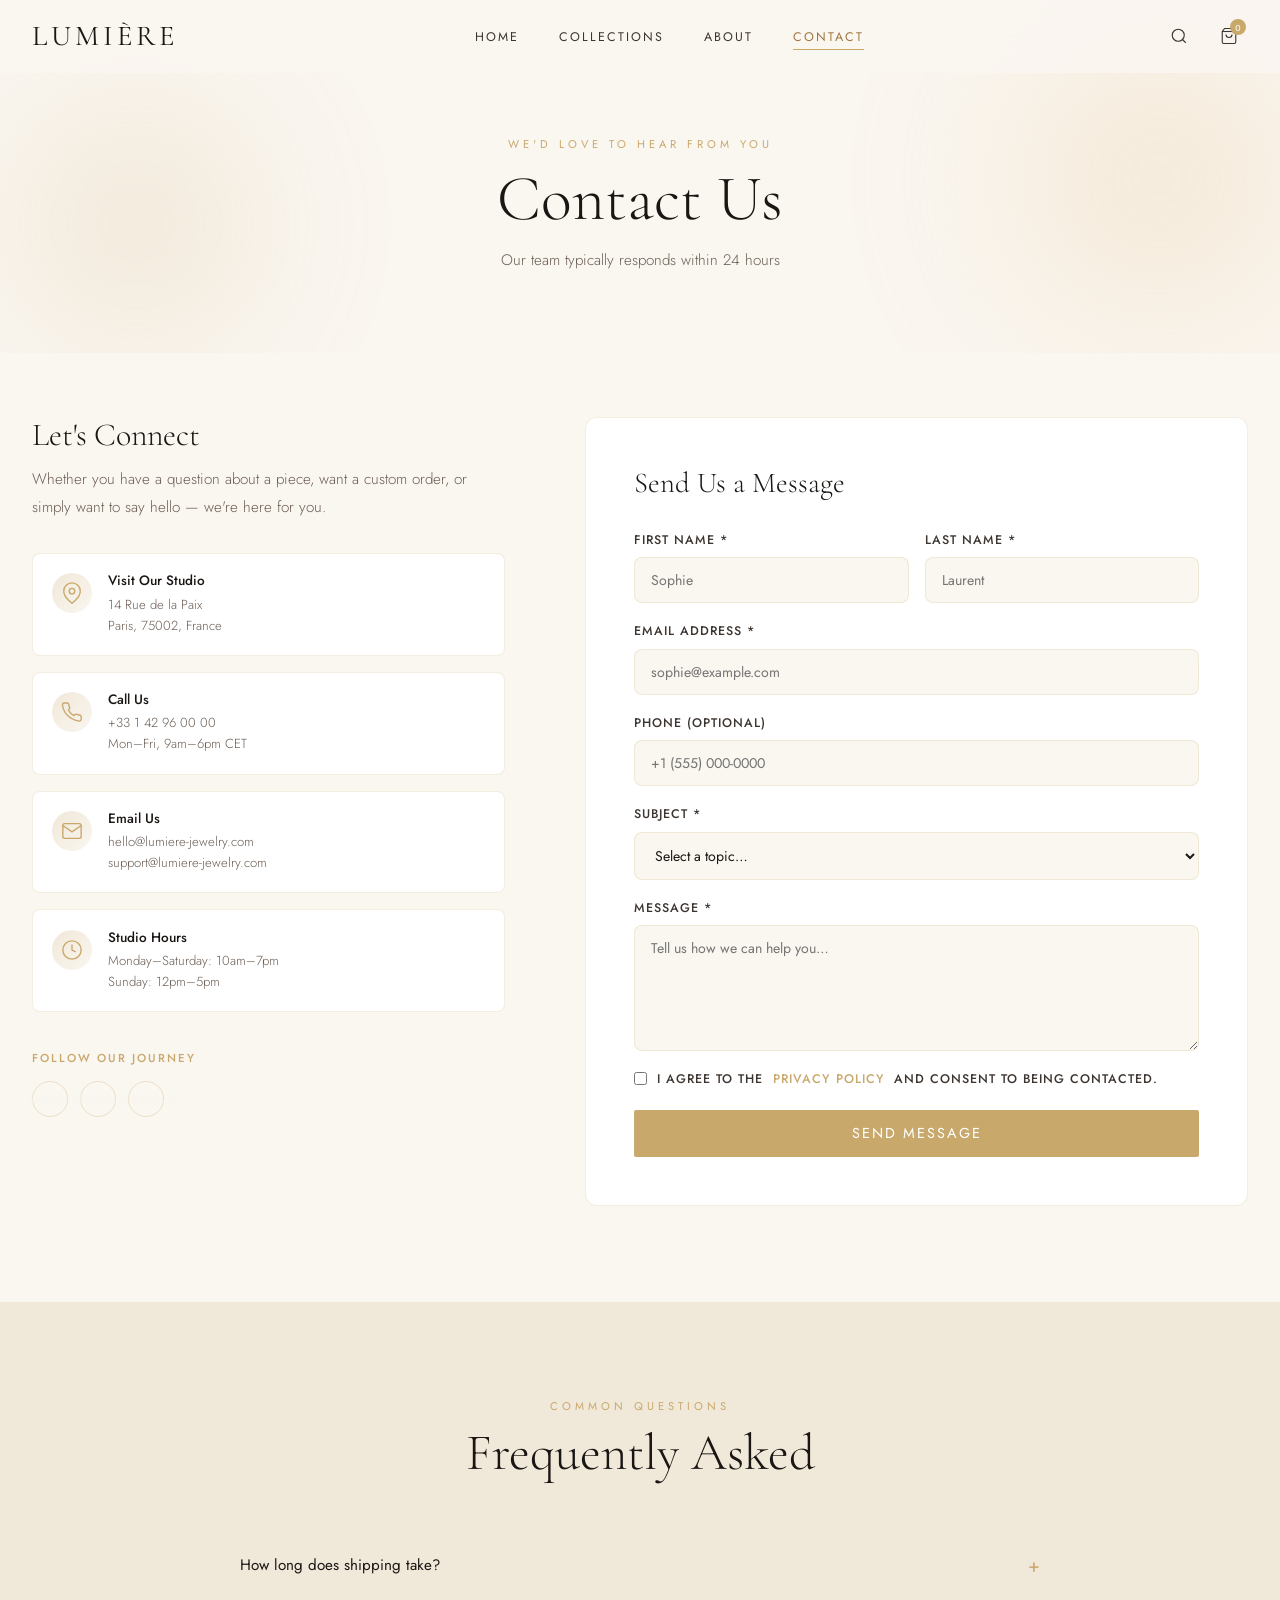
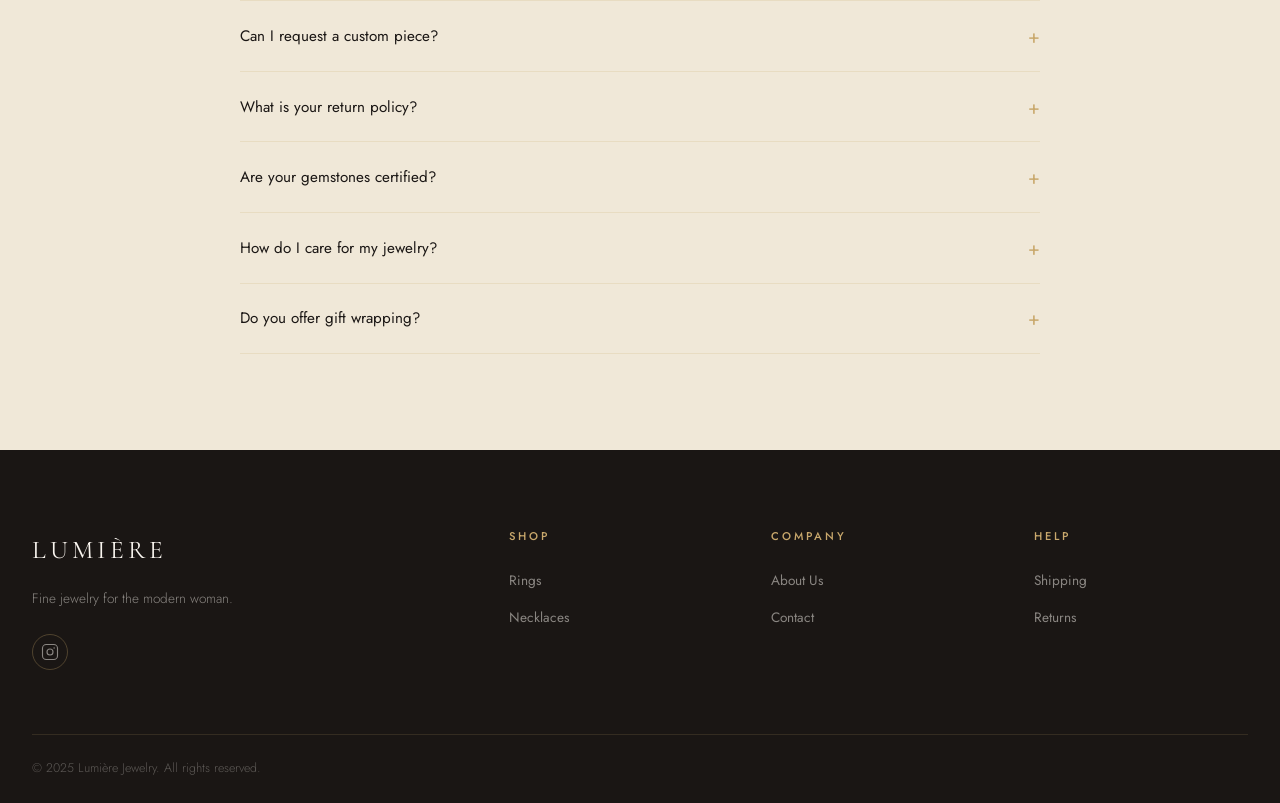
<file: contact.html>
<!DOCTYPE html>
<html lang="en">
<head>
  <meta charset="UTF-8"/>
  <meta name="viewport" content="width=device-width, initial-scale=1.0"/>
  <title>Contact Us – Lumière Jewelry</title>
  <link rel="stylesheet" href="style.css"/>
  <link href="https://fonts.googleapis.com/css2?family=Cormorant+Garamond:ital,wght@0,300;0,400;0,600;1,300;1,400&family=Jost:wght@200;300;400;500&display=swap" rel="stylesheet"/>
</head>
<body>

<nav class="nav" id="nav">
  <div class="nav-inner">
    <a href="index.html" class="nav-logo">Lumière</a>
    <ul class="nav-links">
      <li><a href="index.html">Home</a></li>
      <li><a href="category.html">Collections</a></li>
      <li><a href="about.html">About</a></li>
      <li><a href="contact.html" class="active">Contact</a></li>
    </ul>
    <div class="nav-actions">
      <button class="icon-btn" onclick="toggleSearch()"><svg width="18" height="18" viewBox="0 0 24 24" fill="none" stroke="currentColor" stroke-width="1.5"><circle cx="11" cy="11" r="8"/><path d="m21 21-4.35-4.35"/></svg></button>
      <button class="icon-btn cart-btn" onclick="toggleCart()"><svg width="18" height="18" viewBox="0 0 24 24" fill="none" stroke="currentColor" stroke-width="1.5"><path d="M6 2 3 6v14a2 2 0 0 0 2 2h14a2 2 0 0 0 2-2V6l-3-4z"/><line x1="3" y1="6" x2="21" y2="6"/><path d="M16 10a4 4 0 0 1-8 0"/></svg><span class="cart-count" id="cartCount">0</span></button>
      <button class="hamburger" id="hamburger" onclick="toggleMenu()"><span></span><span></span><span></span></button>
    </div>
  </div>
  <div class="mobile-menu" id="mobileMenu"><a href="index.html">Home</a><a href="category.html">Collections</a><a href="about.html">About</a><a href="contact.html">Contact</a></div>
  <div class="search-bar" id="searchBar"><input type="text" placeholder="Search for jewelry…" id="searchInput"/><button onclick="toggleSearch()">✕</button></div>
</nav>

<div class="cart-overlay" id="cartOverlay" onclick="toggleCart()"></div>
<div class="cart-sidebar" id="cartSidebar">
  <div class="cart-header"><h3>Your Cart</h3><button onclick="toggleCart()">✕</button></div>
  <div class="cart-items" id="cartItems"><p class="cart-empty">Your cart is empty.</p></div>
  <div class="cart-footer" id="cartFooter" style="display:none"><div class="cart-total">Total: $<span id="cartTotal">0</span></div><a href="#" class="btn-primary" style="display:block;text-align:center">Checkout</a></div>
</div>


<div class="page-header">
  <div class="page-header-bg">
    <div class="hero-shape s1" style="top:-20%;right:-10%;width:500px;height:500px;opacity:0.3"></div>
    <div class="hero-shape s2" style="bottom:-20%;left:-5%;width:400px;height:400px;opacity:0.2"></div>
  </div>
  <div class="container">
    <p class="section-eyebrow">We'd Love to Hear From You</p>
    <h1 class="page-title">Contact Us</h1>
    <p class="page-subtitle">Our team typically responds within 24 hours</p>
  </div>
</div>


<section class="contact-section">
  <div class="container">
    <div class="contact-grid">
      <!-- Info -->
      <div class="contact-info">
        <h2>Let's Connect</h2>
        <p>Whether you have a question about a piece, want a custom order, or simply want to say hello — we're here for you.</p>

        <div class="contact-cards">
          <div class="contact-card">
            <div class="contact-icon">
              <svg width="22" height="22" viewBox="0 0 24 24" fill="none" stroke="currentColor" stroke-width="1.5"><path d="M21 10c0 7-9 13-9 13s-9-6-9-13a9 9 0 0 1 18 0z"/><circle cx="12" cy="10" r="3"/></svg>
            </div>
            <div>
              <h4>Visit Our Studio</h4>
              <p>14 Rue de la Paix<br/>Paris, 75002, France</p>
            </div>
          </div>
          <div class="contact-card">
            <div class="contact-icon">
              <svg width="22" height="22" viewBox="0 0 24 24" fill="none" stroke="currentColor" stroke-width="1.5"><path d="M22 16.92v3a2 2 0 0 1-2.18 2 19.79 19.79 0 0 1-8.63-3.07A19.5 19.5 0 0 1 4.69 13a19.79 19.79 0 0 1-3.07-8.67A2 2 0 0 1 3.6 2.18h3a2 2 0 0 1 2 1.72c.127.96.361 1.903.7 2.81a2 2 0 0 1-.45 2.11L8.09 9.91a16 16 0 0 0 6 6l.86-.86a2 2 0 0 1 2.11-.45c.907.339 1.85.573 2.81.7A2 2 0 0 1 22 16.92z"/></svg>
            </div>
            <div>
              <h4>Call Us</h4>
              <p>+33 1 42 96 00 00<br/>Mon–Fri, 9am–6pm CET</p>
            </div>
          </div>
          <div class="contact-card">
            <div class="contact-icon">
              <svg width="22" height="22" viewBox="0 0 24 24" fill="none" stroke="currentColor" stroke-width="1.5"><path d="M4 4h16c1.1 0 2 .9 2 2v12c0 1.1-.9 2-2 2H4c-1.1 0-2-.9-2-2V6c0-1.1.9-2 2-2z"/><polyline points="22,6 12,13 2,6"/></svg>
            </div>
            <div>
              <h4>Email Us</h4>
              <p>hello@lumiere-jewelry.com<br/>support@lumiere-jewelry.com</p>
            </div>
          </div>
          <div class="contact-card">
            <div class="contact-icon">
              <svg width="22" height="22" viewBox="0 0 24 24" fill="none" stroke="currentColor" stroke-width="1.5"><circle cx="12" cy="12" r="10"/><polyline points="12 6 12 12 16 14"/></svg>
            </div>
            <div>
              <h4>Studio Hours</h4>
              <p>Monday–Saturday: 10am–7pm<br/>Sunday: 12pm–5pm</p>
            </div>
          </div>
        </div>

        <div class="social-section">
          <h4>Follow Our Journey</h4>
          <div class="social-links">
            <a href="#" aria-label="Instagram" class="social-link-lg">
              <svg width="20" height="20" viewBox="0 0 24 24" fill="none" stroke="currentColor" stroke-width="1.5"><rect x="2" y="2" width="20" height="20" rx="5"/><circle cx="12" cy="12" r="4"/><circle cx="17.5" cy="6.5" r="1" fill="currentColor" stroke="none"/></svg>
              Instagram
            </a>
            <a href="#" aria-label="Pinterest" class="social-link-lg">
              <svg width="20" height="20" viewBox="0 0 24 24" fill="none" stroke="currentColor" stroke-width="1.5"><path d="M12 2C6.48 2 2 6.48 2 12c0 4.24 2.65 7.86 6.39 9.29"/></svg>
              Pinterest
            </a>
            <a href="#" aria-label="Facebook" class="social-link-lg">
              <svg width="20" height="20" viewBox="0 0 24 24" fill="none" stroke="currentColor" stroke-width="1.5"><path d="M18 2h-3a5 5 0 0 0-5 5v3H7v4h3v8h4v-8h3l1-4h-4V7a1 1 0 0 1 1-1h3z"/></svg>
              Facebook
            </a>
          </div>
        </div>
      </div>


      <div class="contact-form-wrap">
        <h2>Send Us a Message</h2>
        <form class="contact-form" id="contactForm" onsubmit="submitForm(event)">
          <div class="form-row">
            <div class="form-group">
              <label>First Name *</label>
              <input type="text" placeholder="Sophie" required/>
            </div>
            <div class="form-group">
              <label>Last Name *</label>
              <input type="text" placeholder="Laurent" required/>
            </div>
          </div>
          <div class="form-group">
            <label>Email Address *</label>
            <input type="email" placeholder="sophie@example.com" required/>
          </div>
          <div class="form-group">
            <label>Phone (Optional)</label>
            <input type="tel" placeholder="+1 (555) 000-0000"/>
          </div>
          <div class="form-group">
            <label>Subject *</label>
            <select required>
              <option value="" disabled selected>Select a topic…</option>
              <option>Order Inquiry</option>
              <option>Custom Jewelry Request</option>
              <option>Product Question</option>
              <option>Returns & Exchanges</option>
              <option>General Inquiry</option>
            </select>
          </div>
          <div class="form-group">
            <label>Message *</label>
            <textarea rows="5" placeholder="Tell us how we can help you…" required></textarea>
          </div>
          <div class="form-group">
            <label class="checkbox-label">
              <input type="checkbox" required/>
              I agree to the <a href="#">Privacy Policy</a> and consent to being contacted.
            </label>
          </div>
          <button type="submit" class="btn-primary" style="width:100%;font-size:0.9rem;letter-spacing:2px">Send Message</button>
        </form>
      </div>
    </div>
  </div>
</section>


<section class="faq-section">
  <div class="container">
    <div class="section-header">
      <p class="section-eyebrow">Common Questions</p>
      <h2 class="section-title">Frequently Asked</h2>
    </div>
    <div class="faq-grid">
      <div class="faq-item">
        <button class="faq-q" onclick="toggleFaq(this)">
          How long does shipping take?
          <span class="faq-arrow">+</span>
        </button>
        <div class="faq-a">Standard shipping takes 5–7 business days. Express shipping (2–3 days) is available at checkout. All orders over $150 qualify for free standard shipping.</div>
      </div>
      <div class="faq-item">
        <button class="faq-q" onclick="toggleFaq(this)">
          Can I request a custom piece?
          <span class="faq-arrow">+</span>
        </button>
        <div class="faq-a">Absolutely! We love creating custom jewelry. Contact us with your idea, and our design team will get back to you within 48 hours with a quote and timeline.</div>
      </div>
      <div class="faq-item">
        <button class="faq-q" onclick="toggleFaq(this)">
          What is your return policy?
          <span class="faq-arrow">+</span>
        </button>
        <div class="faq-a">We offer a 30-day return policy for all unused, unworn items in original packaging. Custom pieces are final sale. Email us to initiate a return.</div>
      </div>
      <div class="faq-item">
        <button class="faq-q" onclick="toggleFaq(this)">
          Are your gemstones certified?
          <span class="faq-arrow">+</span>
        </button>
        <div class="faq-a">Yes. All our diamonds and precious gemstones come with GIA or IGI certification. We are committed to 100% conflict-free sourcing.</div>
      </div>
      <div class="faq-item">
        <button class="faq-q" onclick="toggleFaq(this)">
          How do I care for my jewelry?
          <span class="faq-arrow">+</span>
        </button>
        <div class="faq-a">Store pieces separately in a soft pouch, avoid contact with chemicals or water, and clean gently with a soft cloth. We recommend professional cleaning once a year.</div>
      </div>
      <div class="faq-item">
        <button class="faq-q" onclick="toggleFaq(this)">
          Do you offer gift wrapping?
          <span class="faq-arrow">+</span>
        </button>
        <div class="faq-a">Every Lumière order arrives in our signature luxury box with satin ribbon at no extra charge. Gift wrapping with personalized card is available for $8.</div>
      </div>
    </div>
  </div>
</section>

<footer class="footer">
  <div class="container">
    <div class="footer-grid">
      <div class="footer-brand">
        <a href="index.html" class="nav-logo">Lumière</a>
        <p>Fine jewelry for the modern woman.</p>
        <div class="social-links">
          <a href="#" aria-label="Instagram"><svg width="18" height="18" viewBox="0 0 24 24" fill="none" stroke="currentColor" stroke-width="1.5"><rect x="2" y="2" width="20" height="20" rx="5"/><circle cx="12" cy="12" r="4"/><circle cx="17.5" cy="6.5" r="1" fill="currentColor" stroke="none"/></svg></a>
        </div>
      </div>
      <div class="footer-col"><h4>Shop</h4><ul><li><a href="category.html?cat=rings">Rings</a></li><li><a href="category.html?cat=necklaces">Necklaces</a></li></ul></div>
      <div class="footer-col"><h4>Company</h4><ul><li><a href="about.html">About Us</a></li><li><a href="contact.html">Contact</a></li></ul></div>
      <div class="footer-col"><h4>Help</h4><ul><li><a href="#">Shipping</a></li><li><a href="#">Returns</a></li></ul></div>
    </div>
    <div class="footer-bottom"><p>© 2025 Lumière Jewelry. All rights reserved.</p></div>
  </div>
</footer>

<div class="toast" id="toast"></div>
<script src="products.js"></script>
<script src="cart.js"></script>
<script src="main.js"></script>
<script>
function submitForm(e) {
  e.preventDefault();
  showToast('Message sent! We\'ll be in touch within 24 hours. ✉️');
  e.target.reset();
}
function toggleFaq(btn) {
  const item = btn.parentElement;
  const isOpen = item.classList.contains('open');
  document.querySelectorAll('.faq-item.open').forEach(i => {
    i.classList.remove('open');
    i.querySelector('.faq-arrow').textContent = '+';
  });
  if (!isOpen) {
    item.classList.add('open');
    btn.querySelector('.faq-arrow').textContent = '−';
  }
}
</script>
</body>
</html>
</file>
<file: style.css>
:root {
  --gold: #c9a86c;
  --gold-light: #e8c99a;
  --gold-dark: #a07840;
  --cream: #faf6f0;
  --cream-dark: #f0e8d8;
  --charcoal: #1a1614;
  --charcoal-mid: #3d3530;
  --charcoal-light: #6b5d54;
  --white: #ffffff;
  --border: rgba(201,168,108,0.2);
  --shadow-soft: 0 8px 40px rgba(160,120,64,0.12);
  --shadow-card: 0 4px 24px rgba(26,22,20,0.08);
  --radius: 12px;
  --radius-sm: 8px;
  --nav-h: 72px;
  --transition: 0.3s cubic-bezier(0.25,0.46,0.45,0.94);
}

*, *::before, *::after { box-sizing: border-box; margin: 0; padding: 0; }

html { scroll-behavior: smooth; }

body {
  font-family: 'Jost', sans-serif;
  background: var(--cream);
  color: var(--charcoal);
  line-height: 1.6;
  overflow-x: hidden;
}

body.cart-open { overflow: hidden; }


h1, h2, h3, h4, h5 {
  font-family: 'Cormorant Garamond', serif;
  line-height: 1.15;
  color: var(--charcoal);
}
h1 { font-size: clamp(2.8rem, 6vw, 5rem); font-weight: 300; }
h2 { font-size: clamp(2rem, 4vw, 3.2rem); font-weight: 300; }
h3 { font-size: 1.4rem; font-weight: 400; }
h4 { font-size: 1.1rem; font-weight: 500; font-family: 'Jost', sans-serif; }
em { font-style: italic; color: var(--gold-dark); }
p { color: var(--charcoal-light); font-weight: 300; font-size: 0.95rem; }
a { text-decoration: none; color: inherit; }

.container { max-width: 1280px; margin: 0 auto; padding: 0 2rem; }


.btn-primary {
  display: inline-block;
  padding: 0.85rem 2.2rem;
  background: var(--gold);
  color: var(--white);
  font-family: 'Jost', sans-serif;
  font-size: 0.8rem;
  font-weight: 400;
  letter-spacing: 2.5px;
  text-transform: uppercase;
  border: none;
  border-radius: 2px;
  cursor: pointer;
  transition: var(--transition);
  position: relative;
  overflow: hidden;
}
.btn-primary::after {
  content: '';
  position: absolute;
  inset: 0;
  background: rgba(255,255,255,0.15);
  transform: translateX(-100%);
  transition: transform 0.4s ease;
}
.btn-primary:hover::after { transform: translateX(0); }
.btn-primary:hover { background: var(--gold-dark); transform: translateY(-1px); box-shadow: 0 6px 24px rgba(160,120,64,0.3); }

.btn-ghost {
  display: inline-block;
  padding: 0.85rem 2.2rem;
  background: transparent;
  color: var(--charcoal);
  font-family: 'Jost', sans-serif;
  font-size: 0.8rem;
  font-weight: 400;
  letter-spacing: 2.5px;
  text-transform: uppercase;
  border: 1.5px solid var(--gold);
  border-radius: 2px;
  cursor: pointer;
  transition: var(--transition);
}
.btn-ghost:hover { background: var(--gold); color: var(--white); transform: translateY(-1px); }


.section-eyebrow {
  font-family: 'Jost', sans-serif;
  font-size: 0.7rem;
  letter-spacing: 4px;
  text-transform: uppercase;
  color: var(--gold);
  font-weight: 400;
  margin-bottom: 0.5rem;
}
.section-header {
  text-align: center;
  margin-bottom: 3rem;
  position: relative;
}
.section-title { margin-bottom: 1rem; }
.section-link {
  display: inline-block;
  font-size: 0.8rem;
  letter-spacing: 2px;
  text-transform: uppercase;
  color: var(--gold);
  border-bottom: 1px solid var(--gold);
  padding-bottom: 2px;
  margin-top: 0.5rem;
  transition: var(--transition);
}
.section-link:hover { color: var(--gold-dark); letter-spacing: 3px; }


.reveal-on-scroll { opacity: 0; transform: translateY(24px); transition: opacity 0.7s ease, transform 0.7s ease; }
.reveal-on-scroll.revealed { opacity: 1; transform: translateY(0); }



.nav {
  position: fixed;
  top: 0; left: 0; right: 0;
  z-index: 1000;
  background: rgba(250,246,240,0.92);
  backdrop-filter: blur(16px);
  -webkit-backdrop-filter: blur(16px);
  border-bottom: 1px solid transparent;
  transition: var(--transition);
}
.nav.scrolled { border-bottom-color: var(--border); box-shadow: 0 4px 24px rgba(26,22,20,0.06); }

.nav-inner {
  max-width: 1280px;
  margin: 0 auto;
  padding: 0 2rem;
  height: var(--nav-h);
  display: flex;
  align-items: center;
  justify-content: space-between;
  gap: 2rem;
}

.nav-logo {
  font-family: 'Cormorant Garamond', serif;
  font-size: 1.8rem;
  font-weight: 400;
  color: var(--charcoal);
  letter-spacing: 4px;
  text-transform: uppercase;
  flex-shrink: 0;
}

.nav-links {
  display: flex;
  list-style: none;
  gap: 2.5rem;
}
.nav-links a {
  font-size: 0.78rem;
  letter-spacing: 2px;
  text-transform: uppercase;
  font-weight: 400;
  color: var(--charcoal-mid);
  position: relative;
  transition: color 0.25s;
}
.nav-links a::after {
  content: '';
  position: absolute;
  bottom: -4px; left: 0; right: 0;
  height: 1px;
  background: var(--gold);
  transform: scaleX(0);
  transform-origin: left;
  transition: transform 0.3s ease;
}
.nav-links a:hover, .nav-links a.active { color: var(--gold-dark); }
.nav-links a:hover::after, .nav-links a.active::after { transform: scaleX(1); }

.nav-actions { display: flex; align-items: center; gap: 0.75rem; }

.icon-btn {
  width: 38px; height: 38px;
  background: none;
  border: none;
  cursor: pointer;
  display: flex;
  align-items: center;
  justify-content: center;
  border-radius: 50%;
  color: var(--charcoal-mid);
  transition: var(--transition);
  position: relative;
}
.icon-btn:hover { background: var(--cream-dark); color: var(--gold); }

.cart-count {
  position: absolute;
  top: 2px; right: 2px;
  width: 16px; height: 16px;
  background: var(--gold);
  color: white;
  font-size: 0.6rem;
  border-radius: 50%;
  display: flex;
  align-items: center;
  justify-content: center;
  font-weight: 500;
}

.hamburger {
  display: none;
  flex-direction: column;
  gap: 5px;
  background: none;
  border: none;
  cursor: pointer;
  padding: 4px;
}
.hamburger span {
  display: block;
  width: 22px; height: 1.5px;
  background: var(--charcoal);
  transition: var(--transition);
}
.hamburger.open span:nth-child(1) { transform: translateY(6.5px) rotate(45deg); }
.hamburger.open span:nth-child(2) { opacity: 0; }
.hamburger.open span:nth-child(3) { transform: translateY(-6.5px) rotate(-45deg); }

.mobile-menu {
  display: none;
  flex-direction: column;
  background: var(--cream);
  padding: 1rem 2rem 1.5rem;
  border-top: 1px solid var(--border);
  gap: 0;
}
.mobile-menu a {
  padding: 0.9rem 0;
  font-size: 0.85rem;
  letter-spacing: 2px;
  text-transform: uppercase;
  color: var(--charcoal-mid);
  border-bottom: 1px solid var(--border);
  transition: color 0.2s;
}
.mobile-menu a:hover { color: var(--gold); }
.mobile-menu.open { display: flex; }

.search-bar {
  display: none;
  align-items: center;
  padding: 0.75rem 2rem;
  background: var(--cream-dark);
  border-top: 1px solid var(--border);
  gap: 1rem;
}
.search-bar.open { display: flex; }
.search-bar input {
  flex: 1;
  background: none;
  border: none;
  outline: none;
  font-family: 'Jost', sans-serif;
  font-size: 0.9rem;
  color: var(--charcoal);
}
.search-bar button {
  background: none;
  border: none;
  cursor: pointer;
  font-size: 1rem;
  color: var(--charcoal-light);
  transition: color 0.2s;
}
.search-bar button:hover { color: var(--gold); }


.cart-overlay {
  position: fixed; inset: 0;
  background: rgba(26,22,20,0.5);
  z-index: 1100;
  opacity: 0; pointer-events: none;
  transition: opacity 0.3s ease;
}
.cart-overlay.active { opacity: 1; pointer-events: all; }

.cart-sidebar {
  position: fixed;
  top: 0; right: 0; bottom: 0;
  width: 380px;
  max-width: 90vw;
  background: var(--cream);
  z-index: 1101;
  transform: translateX(100%);
  transition: transform 0.4s cubic-bezier(0.25,0.46,0.45,0.94);
  display: flex;
  flex-direction: column;
  border-left: 1px solid var(--border);
}
.cart-sidebar.open { transform: translateX(0); }

.cart-header {
  padding: 1.5rem 1.5rem 1rem;
  border-bottom: 1px solid var(--border);
  display: flex;
  justify-content: space-between;
  align-items: center;
}
.cart-header h3 {
  font-family: 'Cormorant Garamond', serif;
  font-size: 1.4rem;
  font-weight: 400;
}
.cart-header button {
  background: none; border: none; cursor: pointer;
  font-size: 1.1rem; color: var(--charcoal-light);
  width: 32px; height: 32px; display: flex; align-items: center; justify-content: center;
  border-radius: 50%; transition: var(--transition);
}
.cart-header button:hover { background: var(--cream-dark); }

.cart-items { flex: 1; overflow-y: auto; padding: 1rem 1.5rem; }

.cart-empty {
  text-align: center;
  color: var(--charcoal-light);
  padding: 3rem 1rem;
  font-size: 0.9rem;
}

.cart-item {
  display: flex;
  gap: 1rem;
  align-items: flex-start;
  padding: 1rem 0;
  border-bottom: 1px solid var(--border);
  position: relative;
}
.cart-item-img {
  width: 60px; height: 60px;
  flex-shrink: 0;
  background: var(--cream-dark);
  border-radius: var(--radius-sm);
  overflow: hidden;
}
.cart-item-img svg { width: 100%; height: 100%; }
.cart-item-details { flex: 1; }
.cart-item-name { font-size: 0.85rem; font-weight: 400; color: var(--charcoal); margin-bottom: 0.2rem; }
.cart-item-price { font-size: 0.85rem; color: var(--gold); }
.cart-item-qty {
  display: flex; align-items: center; gap: 0.6rem; margin-top: 0.5rem;
}
.cart-item-qty button {
  width: 24px; height: 24px; border: 1px solid var(--border);
  background: none; cursor: pointer; border-radius: 50%; font-size: 0.9rem;
  display: flex; align-items: center; justify-content: center;
  transition: var(--transition);
}
.cart-item-qty button:hover { background: var(--gold); color: white; border-color: var(--gold); }
.cart-item-qty span { font-size: 0.85rem; min-width: 16px; text-align: center; }
.cart-item-remove {
  position: absolute; top: 1rem; right: 0;
  background: none; border: none; cursor: pointer;
  color: var(--charcoal-light); font-size: 0.75rem;
  width: 20px; height: 20px; display: flex; align-items: center; justify-content: center;
  transition: color 0.2s;
}
.cart-item-remove:hover { color: #c0392b; }

.cart-footer {
  padding: 1.5rem;
  border-top: 1px solid var(--border);
  display: flex;
  flex-direction: column;
  gap: 1rem;
}
.cart-total { font-size: 1.1rem; font-family: 'Cormorant Garamond', serif; font-weight: 400; }


.hero {
  min-height: 100vh;
  display: flex;
  align-items: center;
  position: relative;
  overflow: hidden;
  padding: calc(var(--nav-h) + 2rem) 2rem 4rem;
}

.hero-bg {
  position: absolute; inset: 0;
  pointer-events: none;
  overflow: hidden;
}

.hero-shape {
  position: absolute;
  border-radius: 50%;
  filter: blur(60px);
}
.hero-shape.s1 {
  width: 600px; height: 600px;
  background: radial-gradient(circle, #e8c99a 0%, rgba(232,201,154,0) 70%);
  top: -20%; right: -10%;
  opacity: 0.35;
  animation: floatA 12s ease-in-out infinite;
}
.hero-shape.s2 {
  width: 400px; height: 400px;
  background: radial-gradient(circle, #c9a86c 0%, rgba(201,168,108,0) 70%);
  bottom: -10%; left: -5%;
  opacity: 0.2;
  animation: floatB 16s ease-in-out infinite;
}
.hero-shape.s3 {
  width: 300px; height: 300px;
  background: radial-gradient(circle, #f5e6d3 0%, rgba(245,230,211,0) 70%);
  top: 30%; left: 25%;
  opacity: 0.4;
  animation: floatA 20s ease-in-out infinite reverse;
}
@keyframes floatA { 0%,100%{ transform: translate(0,0) scale(1); } 33%{ transform: translate(-20px,30px) scale(1.05); } 66%{ transform: translate(15px,-20px) scale(0.97); } }
@keyframes floatB { 0%,100%{ transform: translate(0,0) scale(1); } 50%{ transform: translate(20px,-30px) scale(1.08); } }

.hero-content {
  position: relative;
  z-index: 1;
  flex: 1;
  max-width: 620px;
  padding-right: 3rem;
}

.hero-eyebrow {
  font-size: 0.7rem;
  letter-spacing: 5px;
  text-transform: uppercase;
  color: var(--gold);
  margin-bottom: 1.2rem;
  font-weight: 400;
}

.hero-title {
  font-size: clamp(3.5rem, 7vw, 6rem);
  font-weight: 300;
  line-height: 1.05;
  margin-bottom: 1.5rem;
  color: var(--charcoal);
}

.hero-desc {
  font-size: 1.05rem;
  line-height: 1.7;
  max-width: 440px;
  margin-bottom: 2.5rem;
  color: var(--charcoal-light);
  font-weight: 300;
}

.hero-btns { display: flex; gap: 1rem; flex-wrap: wrap; }

.hero-visual {
  position: relative;
  flex-shrink: 0;
  display: flex;
  justify-content: center;
}

.hero-img-wrap {
  position: relative;
  width: 380px;
  max-width: 90vw;
}

.hero-img-placeholder {
  background: linear-gradient(135deg, #f5e6d3 0%, #faf0e6 50%, #e8c99a 100%);
  border-radius: 60% 40% 70% 30% / 50% 60% 40% 50%;
  padding: 2rem;
  box-shadow: var(--shadow-soft);
  animation: morphShape 10s ease-in-out infinite;
}
@keyframes morphShape {
  0%,100%{ border-radius: 60% 40% 70% 30% / 50% 60% 40% 50%; }
  33%{ border-radius: 40% 60% 30% 70% / 60% 40% 60% 40%; }
  66%{ border-radius: 50% 50% 60% 40% / 40% 60% 50% 50%; }
}

.hero-badge {
  position: absolute;
  bottom: 20px; right: -20px;
  background: var(--white);
  border: 1.5px solid var(--border);
  border-radius: var(--radius);
  padding: 0.75rem 1.2rem;
  text-align: center;
  box-shadow: var(--shadow-card);
  animation: badgePop 0.8s 0.5s both;
}
@keyframes badgePop { from{ opacity:0; transform:scale(0.8) translateY(10px); } to{ opacity:1; transform:scale(1) translateY(0); } }
.badge-num { display: block; font-family: 'Cormorant Garamond', serif; font-size: 1.8rem; color: var(--gold); line-height: 1; }
.badge-txt { font-size: 0.7rem; letter-spacing: 1.5px; text-transform: uppercase; color: var(--charcoal-light); }

.hero-scroll {
  position: absolute;
  bottom: 2rem; left: 2rem;
  display: flex;
  align-items: center;
  gap: 0.75rem;
  font-size: 0.65rem;
  letter-spacing: 3px;
  text-transform: uppercase;
  color: var(--charcoal-light);
}
.scroll-line {
  width: 40px; height: 1px;
  background: var(--gold);
  position: relative;
  overflow: hidden;
}
.scroll-line::after {
  content: '';
  position: absolute;
  top: 0; left: -100%; right: 0;
  height: 100%;
  background: var(--gold-dark);
  animation: scrollLine 2s ease-in-out infinite;
}
@keyframes scrollLine { 0%{left:-100%} 100%{left:100%} }


.marquee-strip {
  background: var(--gold);
  overflow: hidden;
  padding: 0.7rem 0;
}
.marquee-track {
  display: flex;
  gap: 2rem;
  white-space: nowrap;
  animation: marquee 30s linear infinite;
  width: max-content;
}
.marquee-track span {
  font-size: 0.72rem;
  letter-spacing: 2.5px;
  text-transform: uppercase;
  color: var(--white);
  font-weight: 400;
}
.marquee-track .dot { color: rgba(255,255,255,0.6); }
@keyframes marquee { from{ transform: translateX(0); } to{ transform: translateX(-50%); } }


.categories-section { padding: 6rem 0; }

.categories-grid {
  display: grid;
  grid-template-columns: repeat(5, 1fr);
  gap: 1.5rem;
}

.cat-card {
  display: flex;
  flex-direction: column;
  align-items: center;
  padding: 2rem 1rem;
  background: var(--white);
  border: 1.5px solid var(--border);
  border-radius: var(--radius);
  transition: var(--transition);
  cursor: pointer;
  text-align: center;
}
.cat-card:hover {
  border-color: var(--gold);
  transform: translateY(-6px);
  box-shadow: var(--shadow-soft);
  background: linear-gradient(135deg, var(--white), var(--cream-dark));
}
.cat-icon {
  width: 70px; height: 70px;
  margin-bottom: 1rem;
  transition: transform 0.4s ease;
}
.cat-card:hover .cat-icon { transform: scale(1.1) rotate(-3deg); }
.cat-icon svg { width: 100%; height: 100%; }
.cat-card h3 {
  font-family: 'Cormorant Garamond', serif;
  font-size: 1.15rem;
  font-weight: 400;
  margin-bottom: 0.25rem;
  color: var(--charcoal);
}
.cat-card p { font-size: 0.75rem; color: var(--charcoal-light); letter-spacing: 1px; }


.products-section { padding: 4rem 0 6rem; }

.products-grid {
  display: grid;
  grid-template-columns: repeat(4, 1fr);
  gap: 2rem;
}

.product-card {
  background: var(--white);
  border-radius: var(--radius);
  overflow: hidden;
  border: 1.5px solid var(--border);
  transition: var(--transition);
  cursor: pointer;
}
.product-card:hover {
  transform: translateY(-8px);
  box-shadow: var(--shadow-soft);
  border-color: var(--gold-light);
}

.product-img-wrap {
  position: relative;
  aspect-ratio: 1;
  background: linear-gradient(135deg, var(--cream) 0%, var(--cream-dark) 100%);
  overflow: hidden;
}

.product-badge {
  position: absolute;
  top: 12px; left: 12px;
  z-index: 2;
  padding: 0.25rem 0.6rem;
  font-size: 0.65rem;
  letter-spacing: 1.5px;
  text-transform: uppercase;
  font-weight: 500;
  border-radius: 2px;
}
.badge-bestseller { background: var(--gold); color: white; }
.badge-new { background: var(--charcoal); color: white; }
.badge-sale { background: #d4534a; color: white; }

.wishlist-btn {
  position: absolute;
  top: 12px; right: 12px;
  z-index: 2;
  width: 34px; height: 34px;
  background: var(--white);
  border: 1px solid var(--border);
  border-radius: 50%;
  display: flex;
  align-items: center;
  justify-content: center;
  cursor: pointer;
  transition: var(--transition);
  color: var(--charcoal-light);
}
.wishlist-btn:hover { border-color: var(--gold); color: var(--gold); transform: scale(1.1); }

.product-img {
  width: 100%; height: 100%;
  display: flex;
  align-items: center;
  justify-content: center;
  transition: transform 0.5s ease;
}
.product-img svg { width: 75%; height: 75%; }
.product-card:hover .product-img { transform: scale(1.06); }

.product-actions {
  position: absolute;
  bottom: 0; left: 0; right: 0;
  padding: 1rem;
  transform: translateY(100%);
  transition: transform 0.3s ease;
  background: linear-gradient(to top, rgba(250,246,240,0.95) 0%, transparent 100%);
  display: flex;
  justify-content: center;
}
.product-card:hover .product-actions { transform: translateY(0); }

.quick-add {
  padding: 0.6rem 1.6rem;
  background: var(--gold);
  color: white;
  border: none;
  border-radius: 2px;
  font-family: 'Jost', sans-serif;
  font-size: 0.7rem;
  letter-spacing: 2px;
  text-transform: uppercase;
  cursor: pointer;
  transition: var(--transition);
}
.quick-add:hover { background: var(--gold-dark); }

.product-info { padding: 1.2rem; }
.product-cat { font-size: 0.68rem; letter-spacing: 2px; text-transform: uppercase; color: var(--gold); margin-bottom: 0.3rem; }
.product-name { font-family: 'Cormorant Garamond', serif; font-size: 1.05rem; font-weight: 400; margin-bottom: 0.4rem; color: var(--charcoal); }
.product-rating { display: flex; align-items: center; gap: 0.4rem; margin-bottom: 0.5rem; }
.stars-small { color: var(--gold); font-size: 0.7rem; letter-spacing: 1px; }
.review-count { font-size: 0.72rem; color: var(--charcoal-light); }
.product-price { display: flex; align-items: center; gap: 0.6rem; }
.price-current { font-family: 'Cormorant Garamond', serif; font-size: 1.2rem; color: var(--charcoal); font-weight: 400; }
.price-original { font-size: 0.85rem; color: var(--charcoal-light); text-decoration: line-through; }


.products-grid.list-view { grid-template-columns: 1fr; }
.products-grid.list-view .product-card { display: flex; flex-direction: row; max-height: 160px; }
.products-grid.list-view .product-img-wrap { width: 160px; flex-shrink: 0; aspect-ratio: 1; }
.products-grid.list-view .product-actions { display: none; }
.products-grid.list-view .product-info { flex: 1; display: flex; flex-direction: column; justify-content: center; padding: 1.5rem; }


.mid-banner {
  background: linear-gradient(135deg, var(--charcoal) 0%, #2d1f18 100%);
  padding: 6rem 2rem;
  text-align: center;
  position: relative;
  overflow: hidden;
}
.mid-banner-content {
  position: relative;
  z-index: 1;
  max-width: 600px;
  margin: 0 auto;
}
.mid-banner h2 { color: var(--cream); font-size: clamp(2rem,4vw,3.5rem); margin: 1rem 0; }
.mid-banner p { color: rgba(250,246,240,0.7); margin-bottom: 2rem; max-width: 400px; margin-left: auto; margin-right: auto; }
.mid-banner-shapes { position: absolute; inset: 0; pointer-events: none; overflow: hidden; }
.mb-shape {
  position: absolute;
  border-radius: 50%;
  filter: blur(60px);
}
.mb-s1 { width:400px;height:400px;background:radial-gradient(circle,#c9a86c,transparent 70%);top:-20%;right:-10%;opacity:0.15; }
.mb-s2 { width:300px;height:300px;background:radial-gradient(circle,#e8c99a,transparent 70%);bottom:-20%;left:-5%;opacity:0.1; }
.mb-s3 { width:200px;height:200px;background:radial-gradient(circle,#f5e6d3,transparent 70%);top:30%;left:40%;opacity:0.08; }


.testimonials-section { padding: 6rem 0; background: var(--cream-dark); }

.testimonials-grid {
  display: grid;
  grid-template-columns: repeat(3, 1fr);
  gap: 1.5rem;
  align-items: start;
}

.testimonial-card {
  background: var(--white);
  border: 1.5px solid var(--border);
  border-radius: var(--radius);
  padding: 2rem;
  transition: var(--transition);
}
.testimonial-card:hover { transform: translateY(-4px); box-shadow: var(--shadow-soft); }
.featured-testi {
  background: linear-gradient(135deg, var(--charcoal), #2d1f18);
  border-color: var(--gold-dark);
  padding: 2.5rem;
}
.featured-testi .stars { color: var(--gold); }
.featured-testi p { color: rgba(250,246,240,0.8); font-size: 1.05rem; line-height: 1.7; }
.featured-testi strong { color: var(--cream); }
.featured-testi span { color: var(--gold-light); }

.stars { color: var(--gold); font-size: 0.9rem; margin-bottom: 1rem; letter-spacing: 2px; }
.testimonial-card > p { margin-bottom: 1.5rem; line-height: 1.7; font-style: italic; }

.testi-author { display: flex; align-items: center; gap: 0.75rem; }
.testi-avatar {
  width: 40px; height: 40px;
  background: linear-gradient(135deg, var(--gold-light), var(--gold));
  border-radius: 50%;
  display: flex;
  align-items: center;
  justify-content: center;
  font-family: 'Cormorant Garamond', serif;
  font-size: 1.2rem;
  color: white;
  font-weight: 400;
}
.testi-author strong { display: block; font-size: 0.85rem; font-weight: 500; }
.testi-author span { font-size: 0.72rem; color: var(--charcoal-light); }


.features-section { padding: 5rem 0; }

.features-grid {
  display: grid;
  grid-template-columns: repeat(4, 1fr);
  gap: 2rem;
}

.feature-item {
  text-align: center;
  padding: 2rem 1rem;
  position: relative;
}
.feature-item::before {
  content: '';
  position: absolute;
  top: 0; left: 50%;
  transform: translateX(-50%);
  width: 1px; height: 30px;
  background: linear-gradient(to bottom, transparent, var(--gold));
}
.feature-icon {
  width: 50px; height: 50px;
  margin: 0 auto 1.2rem;
}
.feature-icon svg { width: 100%; height: 100%; }
.feature-item h4 { font-family: 'Jost', sans-serif; font-size: 0.9rem; letter-spacing: 1px; margin-bottom: 0.5rem; font-weight: 500; }
.feature-item p { font-size: 0.8rem; line-height: 1.6; }


.newsletter-section { padding: 6rem 0; background: var(--cream); }

.newsletter-wrap {
  display: grid;
  grid-template-columns: 1fr 1fr;
  gap: 4rem;
  align-items: center;
  padding: 4rem;
  background: linear-gradient(135deg, var(--charcoal) 0%, #2d1f18 100%);
  border-radius: var(--radius);
  position: relative;
  overflow: hidden;
}
.newsletter-wrap::before {
  content: '';
  position: absolute;
  top: -50%; right: -20%;
  width: 400px; height: 400px;
  background: radial-gradient(circle, var(--gold) 0%, transparent 70%);
  opacity: 0.08;
  pointer-events: none;
}

.newsletter-text .section-eyebrow { color: var(--gold-light); }
.newsletter-text h2 { color: var(--cream); font-size: clamp(1.8rem,3vw,2.8rem); margin-bottom: 1rem; }
.newsletter-text p { color: rgba(250,246,240,0.6); }

.newsletter-form {
  display: flex;
  flex-direction: column;
  gap: 1rem;
}
.newsletter-form input {
  padding: 0.9rem 1.2rem;
  background: rgba(255,255,255,0.08);
  border: 1.5px solid rgba(201,168,108,0.3);
  border-radius: var(--radius-sm);
  font-family: 'Jost', sans-serif;
  font-size: 0.9rem;
  color: var(--cream);
  outline: none;
  transition: border-color 0.25s;
}
.newsletter-form input::placeholder { color: rgba(250,246,240,0.4); }
.newsletter-form input:focus { border-color: var(--gold); }
.newsletter-form .btn-primary { align-self: flex-start; width: 100%; text-align: center; }


.footer { background: var(--charcoal); padding: 5rem 0 0; color: var(--cream); }

.footer-grid {
  display: grid;
  grid-template-columns: 2fr 1fr 1fr 1fr;
  gap: 3rem;
  padding-bottom: 4rem;
  border-bottom: 1px solid rgba(201,168,108,0.15);
}

.footer-brand .nav-logo { color: var(--cream); font-size: 1.6rem; display: block; margin-bottom: 1rem; }
.footer-brand p { font-size: 0.85rem; color: rgba(250,246,240,0.5); line-height: 1.7; margin-bottom: 1.5rem; }

.social-links { display: flex; gap: 0.75rem; flex-wrap: wrap; }
.social-links a {
  width: 36px; height: 36px;
  border: 1px solid rgba(201,168,108,0.3);
  border-radius: 50%;
  display: flex; align-items: center; justify-content: center;
  color: rgba(250,246,240,0.5);
  transition: var(--transition);
}
.social-links a:hover { border-color: var(--gold); color: var(--gold); transform: translateY(-2px); }

.footer-col h4 {
  font-family: 'Jost', sans-serif;
  font-size: 0.7rem;
  letter-spacing: 3px;
  text-transform: uppercase;
  color: var(--gold);
  font-weight: 500;
  margin-bottom: 1.5rem;
}
.footer-col ul { list-style: none; display: flex; flex-direction: column; gap: 0.7rem; }
.footer-col a {
  font-size: 0.85rem;
  color: rgba(250,246,240,0.5);
  transition: color 0.25s;
}
.footer-col a:hover { color: var(--gold-light); }

.footer-bottom {
  padding: 1.5rem 0;
  display: flex;
  justify-content: space-between;
  align-items: center;
  flex-wrap: wrap;
  gap: 1rem;
}
.footer-bottom p { font-size: 0.78rem; color: rgba(250,246,240,0.3); }
.footer-legal { display: flex; gap: 1.5rem; }
.footer-legal a { font-size: 0.78rem; color: rgba(250,246,240,0.3); transition: color 0.2s; }
.footer-legal a:hover { color: var(--gold); }


.page-header {
  padding: calc(var(--nav-h) + 4rem) 2rem 5rem;
  text-align: center;
  position: relative;
  overflow: hidden;
  background: var(--cream);
}
.page-header-bg { position: absolute; inset: 0; pointer-events: none; }
.page-title { font-size: clamp(2.5rem,5vw,4rem); margin-bottom: 0.8rem; }
.page-subtitle { color: var(--charcoal-light); max-width: 400px; margin: 0 auto; }


.shop-section { padding: 2rem 0 6rem; }

.shop-layout { display: grid; grid-template-columns: 260px 1fr; gap: 3rem; align-items: start; }

.filters-sidebar {
  background: var(--white);
  border: 1.5px solid var(--border);
  border-radius: var(--radius);
  padding: 1.5rem;
  position: sticky;
  top: calc(var(--nav-h) + 1rem);
}

.filter-group { padding-bottom: 1.5rem; margin-bottom: 1.5rem; border-bottom: 1px solid var(--border); }
.filter-group:last-of-type { border-bottom: none; }
.filter-group h4 { font-family: 'Jost', sans-serif; font-size: 0.72rem; letter-spacing: 2px; text-transform: uppercase; color: var(--gold); margin-bottom: 1rem; }

.filter-check {
  display: flex;
  align-items: center;
  justify-content: space-between;
  font-size: 0.85rem;
  color: var(--charcoal-mid);
  cursor: pointer;
  padding: 0.35rem 0;
  transition: color 0.2s;
}
.filter-check:hover { color: var(--gold); }
.filter-check input { accent-color: var(--gold); cursor: pointer; margin-right: 0.5rem; }
.filter-check span { font-size: 0.75rem; color: var(--charcoal-light); }

.price-inputs {
  display: flex;
  align-items: center;
  gap: 0.5rem;
}
.price-inputs input {
  flex: 1;
  padding: 0.5rem 0.6rem;
  border: 1.5px solid var(--border);
  border-radius: var(--radius-sm);
  font-family: 'Jost', sans-serif;
  font-size: 0.8rem;
  outline: none;
  background: var(--cream);
  transition: border-color 0.2s;
}
.price-inputs input:focus { border-color: var(--gold); }
.price-inputs span { color: var(--charcoal-light); font-size: 0.85rem; }

.shop-toolbar {
  display: flex;
  justify-content: space-between;
  align-items: center;
  margin-bottom: 1.5rem;
  flex-wrap: wrap;
  gap: 1rem;
}
.shop-toolbar p { font-size: 0.82rem; color: var(--charcoal-light); }
.toolbar-right { display: flex; align-items: center; gap: 1rem; }
#sortSelect {
  padding: 0.5rem 1rem;
  border: 1.5px solid var(--border);
  border-radius: var(--radius-sm);
  font-family: 'Jost', sans-serif;
  font-size: 0.8rem;
  background: var(--white);
  outline: none;
  cursor: pointer;
  transition: border-color 0.2s;
}
#sortSelect:focus { border-color: var(--gold); }
.view-toggle { display: flex; gap: 0.25rem; }
.view-btn {
  width: 32px; height: 32px;
  border: 1.5px solid var(--border);
  border-radius: var(--radius-sm);
  background: var(--white);
  cursor: pointer;
  display: flex; align-items: center; justify-content: center;
  color: var(--charcoal-light);
  transition: var(--transition);
}
.view-btn.active, .view-btn:hover { border-color: var(--gold); color: var(--gold); background: var(--cream); }

.cat-pills {
  display: flex;
  gap: 0.5rem;
  flex-wrap: wrap;
  margin-bottom: 2rem;
}
.cat-pill {
  padding: 0.45rem 1.2rem;
  border: 1.5px solid var(--border);
  border-radius: 50px;
  font-family: 'Jost', sans-serif;
  font-size: 0.75rem;
  letter-spacing: 1px;
  background: var(--white);
  cursor: pointer;
  transition: var(--transition);
  color: var(--charcoal-mid);
}
.cat-pill:hover, .cat-pill.active {
  background: var(--gold);
  border-color: var(--gold);
  color: white;
}

.shop-main .products-grid { grid-template-columns: repeat(3, 1fr); }

.load-more-wrap { text-align: center; margin-top: 3rem; }


.about-intro { padding: 6rem 0; }

.about-intro-grid {
  display: grid;
  grid-template-columns: 1fr 1fr;
  gap: 5rem;
  align-items: center;
}
.about-visual { position: relative; }
.about-img-wrap { position: relative; }
.about-badge-wrap {
  position: absolute;
  top: 20px; right: -20px;
}
.about-badge {
  background: var(--gold);
  color: white;
  padding: 1rem 1.2rem;
  border-radius: var(--radius);
  text-align: center;
  font-family: 'Cormorant Garamond', serif;
  font-size: 1.2rem;
  line-height: 1.2;
  box-shadow: var(--shadow-soft);
}
.about-text p { margin-bottom: 1.2rem; line-height: 1.8; }

.stats-section { padding: 5rem 0; background: var(--cream-dark); }
.stats-grid { display: grid; grid-template-columns: repeat(4, 1fr); gap: 2rem; text-align: center; }
.stat-num {
  display: block;
  font-family: 'Cormorant Garamond', serif;
  font-size: 3.5rem;
  font-weight: 300;
  color: var(--gold);
  line-height: 1;
  margin-bottom: 0.5rem;
}
.stat-label { font-size: 0.78rem; letter-spacing: 2px; text-transform: uppercase; color: var(--charcoal-light); }

.values-section { padding: 6rem 0; }
.values-grid { display: grid; grid-template-columns: repeat(4, 1fr); gap: 2rem; }
.value-card {
  padding: 2.5rem 1.5rem;
  background: var(--white);
  border: 1.5px solid var(--border);
  border-radius: var(--radius);
  transition: var(--transition);
}
.value-card:hover { transform: translateY(-6px); box-shadow: var(--shadow-soft); border-color: var(--gold); }
.value-num {
  font-family: 'Cormorant Garamond', serif;
  font-size: 3rem;
  color: var(--gold-light);
  opacity: 0.5;
  font-weight: 300;
  line-height: 1;
  margin-bottom: 1rem;
}
.value-card h3 { font-size: 1.1rem; margin-bottom: 0.8rem; }
.value-card p { font-size: 0.85rem; line-height: 1.7; }

.team-section { padding: 6rem 0; background: var(--cream-dark); }
.team-grid { display: grid; grid-template-columns: repeat(3, 1fr); gap: 2rem; }
.team-card {
  text-align: center;
  padding: 2.5rem 2rem;
  background: var(--white);
  border: 1.5px solid var(--border);
  border-radius: var(--radius);
  transition: var(--transition);
}
.team-card:hover { transform: translateY(-6px); box-shadow: var(--shadow-soft); }
.team-avatar {
  width: 120px; height: 120px;
  margin: 0 auto 1.5rem;
  border-radius: 50%;
  overflow: hidden;
  border: 3px solid var(--gold-light);
}
.team-avatar svg { width: 100%; height: 100%; }
.team-card h3 { font-size: 1.3rem; margin-bottom: 0.3rem; }
.team-role { font-size: 0.75rem; letter-spacing: 2px; text-transform: uppercase; color: var(--gold); margin-bottom: 0.8rem; }
.team-bio { font-size: 0.85rem; line-height: 1.7; }

.process-section { padding: 6rem 0; }
.process-steps {
  display: flex;
  align-items: flex-start;
  gap: 0;
}
.process-step {
  flex: 1;
  text-align: center;
  padding: 2rem 1rem;
  position: relative;
}
.process-connector {
  width: 60px;
  height: 1px;
  background: linear-gradient(to right, var(--gold), var(--gold-light));
  margin-top: 3rem;
  flex-shrink: 0;
}
.process-icon { width: 60px; height: 60px; margin: 0 auto 1rem; }
.process-icon svg { width: 100%; height: 100%; }
.process-num {
  font-family: 'Cormorant Garamond', serif;
  font-size: 2.5rem;
  color: var(--gold-light);
  opacity: 0.4;
  font-weight: 300;
  margin-bottom: 0.5rem;
}
.process-step h4 { font-family: 'Cormorant Garamond', serif; font-size: 1.2rem; font-weight: 400; margin-bottom: 0.5rem; }
.process-step p { font-size: 0.82rem; line-height: 1.6; }

.about-cta {
  padding: 6rem 0;
  background: linear-gradient(135deg, var(--charcoal), #2d1f18);
  text-align: center;
}
.about-cta-inner { max-width: 500px; margin: 0 auto; }
.about-cta h2 { color: var(--cream); margin-bottom: 1rem; }
.about-cta p { color: rgba(250,246,240,0.6); margin-bottom: 0.5rem; }


.contact-section { padding: 4rem 0 6rem; }

.contact-grid {
  display: grid;
  grid-template-columns: 1fr 1.4fr;
  gap: 5rem;
}

.contact-info h2 { font-size: 2rem; margin-bottom: 0.8rem; }
.contact-info > p { margin-bottom: 2rem; line-height: 1.8; }

.contact-cards { display: flex; flex-direction: column; gap: 1rem; margin-bottom: 2.5rem; }

.contact-card {
  display: flex;
  gap: 1rem;
  align-items: flex-start;
  padding: 1.2rem;
  background: var(--white);
  border: 1.5px solid var(--border);
  border-radius: var(--radius-sm);
  transition: var(--transition);
}
.contact-card:hover { border-color: var(--gold); transform: translateX(4px); }
.contact-icon {
  width: 40px; height: 40px;
  background: linear-gradient(135deg, var(--cream-dark), var(--cream));
  border-radius: 50%;
  display: flex; align-items: center; justify-content: center;
  flex-shrink: 0;
  color: var(--gold);
}
.contact-card h4 { font-size: 0.85rem; font-weight: 500; margin-bottom: 0.3rem; }
.contact-card p { font-size: 0.82rem; line-height: 1.6; }

.social-section h4 { font-size: 0.72rem; letter-spacing: 2px; text-transform: uppercase; color: var(--gold); margin-bottom: 1rem; font-family: 'Jost', sans-serif; }
.social-link-lg {
  display: flex;
  align-items: center;
  gap: 0.5rem;
  font-size: 0.82rem;
  color: var(--charcoal-mid);
  padding: 0.4rem 0;
  transition: color 0.2s;
}
.social-link-lg:hover { color: var(--gold); }

.contact-form-wrap {
  background: var(--white);
  border: 1.5px solid var(--border);
  border-radius: var(--radius);
  padding: 3rem;
}
.contact-form-wrap h2 { font-size: 1.8rem; margin-bottom: 2rem; }

.contact-form { display: flex; flex-direction: column; gap: 1.2rem; }
.form-row { display: grid; grid-template-columns: 1fr 1fr; gap: 1rem; }
.form-group { display: flex; flex-direction: column; gap: 0.4rem; }
.form-group label { font-size: 0.78rem; letter-spacing: 1px; text-transform: uppercase; color: var(--charcoal-mid); font-weight: 500; }
.form-group input, .form-group select, .form-group textarea {
  padding: 0.75rem 1rem;
  border: 1.5px solid var(--border);
  border-radius: var(--radius-sm);
  font-family: 'Jost', sans-serif;
  font-size: 0.88rem;
  color: var(--charcoal);
  background: var(--cream);
  outline: none;
  transition: border-color 0.25s, background 0.25s;
}
.form-group input:focus, .form-group select:focus, .form-group textarea:focus {
  border-color: var(--gold);
  background: var(--white);
}
.form-group textarea { resize: vertical; }
.checkbox-label { display: flex; align-items: flex-start; gap: 0.6rem; font-size: 0.8rem; color: var(--charcoal-light); cursor: pointer; }
.checkbox-label input { accent-color: var(--gold); margin-top: 2px; flex-shrink: 0; }
.checkbox-label a { color: var(--gold); }


.faq-section { padding: 6rem 0; background: var(--cream-dark); }
.faq-grid { max-width: 800px; margin: 0 auto; display: flex; flex-direction: column; gap: 0; }
.faq-item { border-bottom: 1px solid var(--border); }
.faq-q {
  width: 100%;
  background: none;
  border: none;
  padding: 1.3rem 0;
  display: flex;
  justify-content: space-between;
  align-items: center;
  cursor: pointer;
  font-family: 'Jost', sans-serif;
  font-size: 0.95rem;
  font-weight: 400;
  color: var(--charcoal);
  text-align: left;
  transition: color 0.25s;
}
.faq-q:hover { color: var(--gold); }
.faq-arrow { font-size: 1.2rem; color: var(--gold); flex-shrink: 0; transition: transform 0.3s; }
.faq-item.open .faq-arrow { transform: rotate(45deg); }
.faq-a {
  max-height: 0;
  overflow: hidden;
  font-size: 0.88rem;
  line-height: 1.7;
  color: var(--charcoal-light);
  transition: max-height 0.4s ease, padding 0.3s ease;
  padding: 0;
}
.faq-item.open .faq-a { max-height: 300px; padding-bottom: 1.2rem; }


.toast {
  position: fixed;
  bottom: 2rem; left: 50%;
  transform: translateX(-50%) translateY(100px);
  background: var(--charcoal);
  color: var(--cream);
  padding: 0.9rem 2rem;
  border-radius: 50px;
  font-size: 0.82rem;
  letter-spacing: 0.5px;
  z-index: 9999;
  transition: transform 0.4s cubic-bezier(0.25,0.46,0.45,0.94), opacity 0.4s ease;
  opacity: 0;
  white-space: nowrap;
  border: 1px solid rgba(201,168,108,0.2);
  box-shadow: 0 8px 40px rgba(26,22,20,0.3);
}
.toast.show { transform: translateX(-50%) translateY(0); opacity: 1; }


@media (max-width: 1100px) {
  .categories-grid { grid-template-columns: repeat(3, 1fr); gap: 1rem; }
  .categories-grid .cat-card:nth-child(4), .categories-grid .cat-card:nth-child(5) { display: flex; }
  .products-grid { grid-template-columns: repeat(3, 1fr); }
  .features-grid { grid-template-columns: repeat(2, 1fr); }
  .shop-main .products-grid { grid-template-columns: repeat(2, 1fr); }
  .newsletter-wrap { grid-template-columns: 1fr; gap: 2rem; }
  .footer-grid { grid-template-columns: 1fr 1fr; }
  .values-grid { grid-template-columns: repeat(2, 1fr); }
}

@media (max-width: 900px) {
  .nav-links { display: none; }
  .hamburger { display: flex; }
  .hero { flex-direction: column; text-align: center; padding: calc(var(--nav-h) + 2rem) 2rem 3rem; }
  .hero-content { padding-right: 0; max-width: 100%; }
  .hero-btns { justify-content: center; }
  .hero-visual { margin-top: 2rem; }
  .hero-img-wrap { width: 280px; }
  .hero-scroll { display: none; }
  .testimonials-grid { grid-template-columns: 1fr; }
  .shop-layout { grid-template-columns: 1fr; }
  .filters-sidebar { position: static; }
  .about-intro-grid { grid-template-columns: 1fr; }
  .about-visual { display: none; }
  .stats-grid { grid-template-columns: repeat(2, 1fr); }
  .team-grid { grid-template-columns: repeat(2, 1fr); }
  .contact-grid { grid-template-columns: 1fr; }
  .process-steps { flex-direction: column; align-items: center; }
  .process-connector { width: 1px; height: 30px; background: linear-gradient(to bottom, var(--gold), var(--gold-light)); margin: 0; }
}

@media (max-width: 640px) {
  .categories-grid { grid-template-columns: repeat(2, 1fr); }
  .products-grid { grid-template-columns: repeat(2, 1fr); gap: 1rem; }
  .shop-main .products-grid { grid-template-columns: repeat(2, 1fr); }
  .features-grid { grid-template-columns: 1fr; }
  .stats-grid { grid-template-columns: repeat(2, 1fr); }
  .values-grid { grid-template-columns: 1fr; }
  .team-grid { grid-template-columns: 1fr; }
  .newsletter-wrap { padding: 2.5rem 1.5rem; }
  .footer-grid { grid-template-columns: 1fr 1fr; }
  .form-row { grid-template-columns: 1fr; }
  .contact-form-wrap { padding: 2rem 1.5rem; }
}

@media (max-width: 420px) {
  .products-grid { grid-template-columns: 1fr; }
  .shop-main .products-grid { grid-template-columns: 1fr; }
  .categories-grid { grid-template-columns: repeat(2, 1fr); }
  .hero-title { font-size: 2.5rem; }
}
</file>
